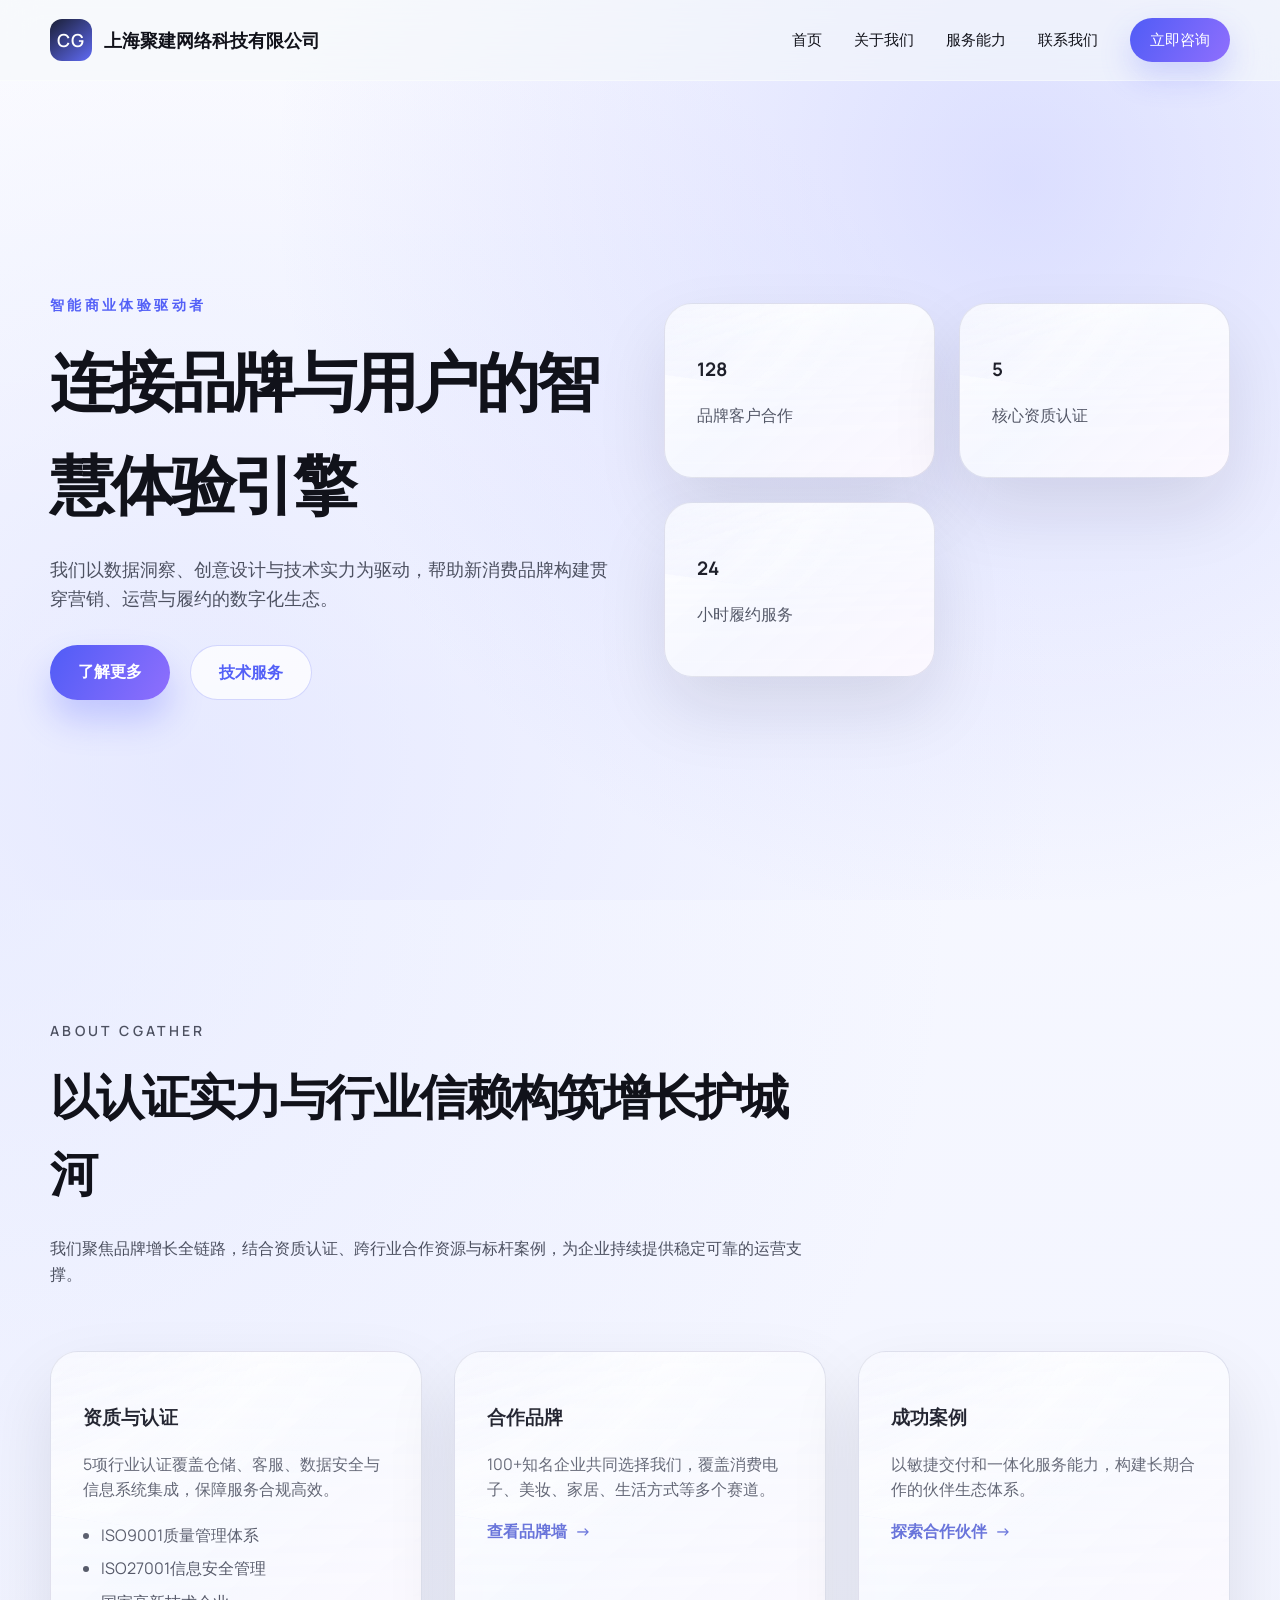
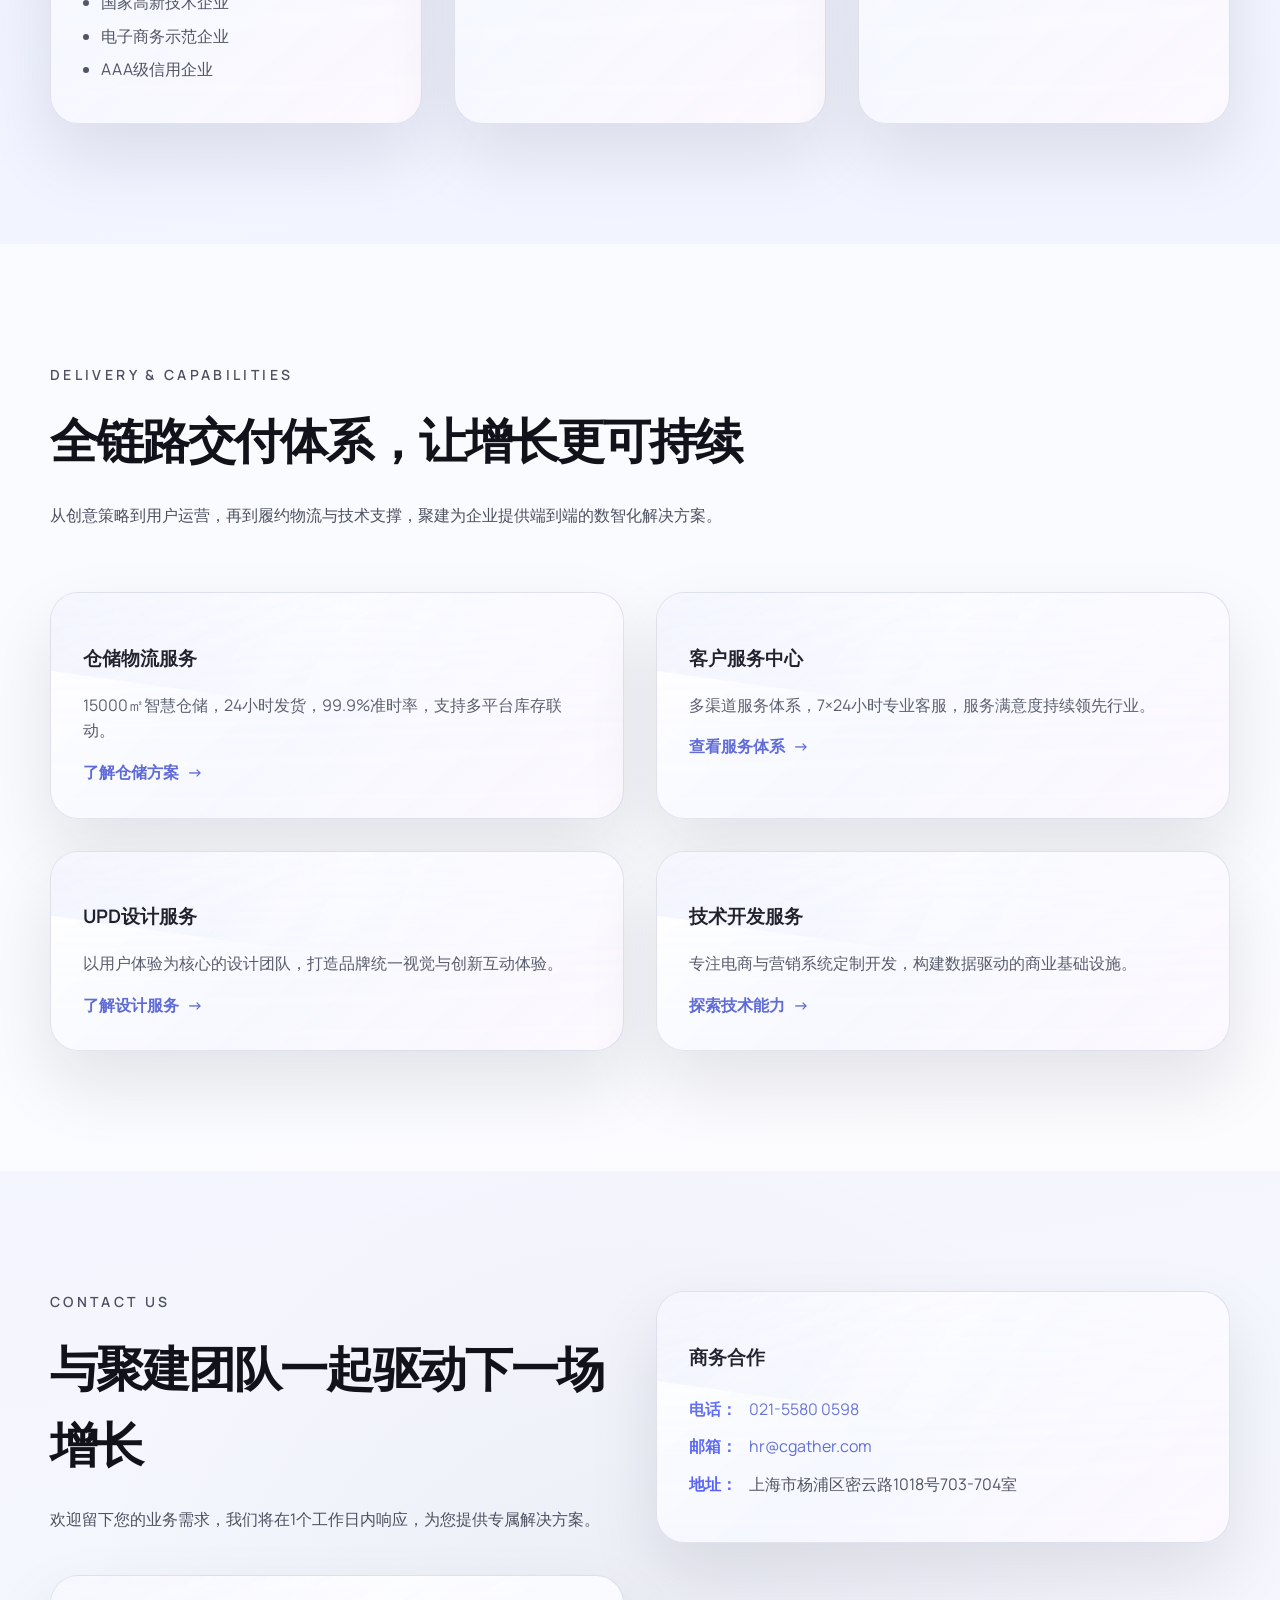
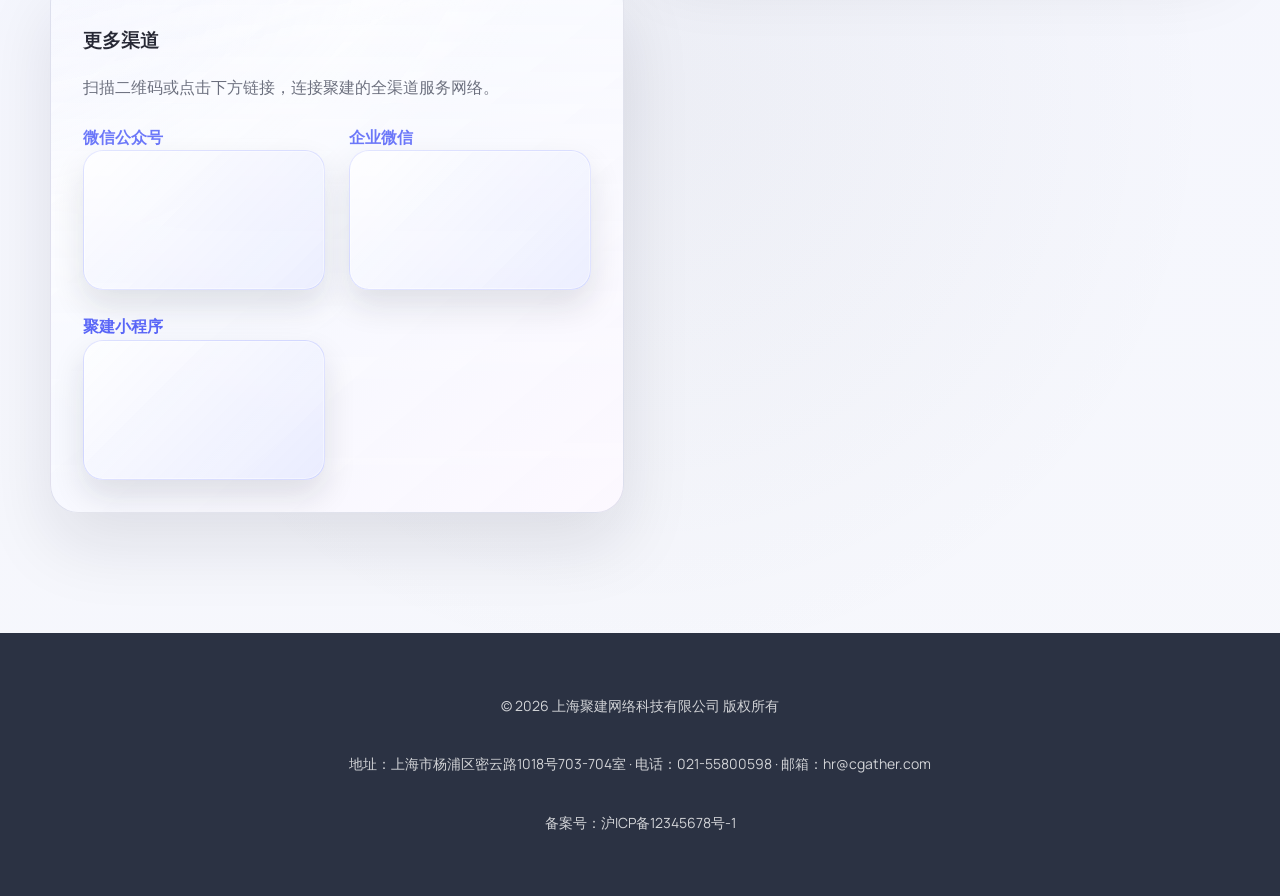
<file: index.html>
<!DOCTYPE html>
<html lang="zh-CN">
<head>
    <meta charset="UTF-8">
    <meta name="viewport" content="width=device-width, initial-scale=1.0">
    <meta name="description" content="上海聚建网络科技有限公司——一站式品牌数字化运营伙伴，提供仓储物流、客户服务、设计与技术开发能力。">
    <meta name="keywords" content="上海聚建网络科技有限公司, 仓储物流, 客服, 设计, 技术开发">
    <title>上海聚建网络科技有限公司 | 智能商业体验驱动者</title>
    <link rel="preconnect" href="https://fonts.googleapis.com">
    <link rel="preconnect" href="https://fonts.gstatic.com" crossorigin>
    <link href="https://fonts.googleapis.com/css2?family=Manrope:wght@300;400;600;700&display=swap" rel="stylesheet">
    <link rel="stylesheet" href="css/styles.css">
</head>
<body>
    <header class="site-header">
        <div class="container nav-container">
            <a class="logo" href="index.html" aria-label="上海聚建网络科技有限公司首页">
                <span class="logo-mark">CG</span>
                <span class="logo-text">上海聚建网络科技有限公司</span>
            </a>
            <button class="nav-toggle" aria-label="切换导航" aria-expanded="false">
                <span></span>
                <span></span>
                <span></span>
            </button>
            <nav class="nav-menu" aria-label="主导航">
                <a href="#hero">首页</a>
                <a href="#about">关于我们</a>
                <a href="#services">服务能力</a>
                <a href="#contact">联系我们</a>
                <a class="cta" href="contact.html">立即咨询</a>
            </nav>
        </div>
    </header>

    <main>
        <section id="hero" class="section hero">
            <div class="container hero-content reveal">
                <div class="hero-text">
                    <p class="eyebrow">智能商业体验驱动者</p>
                    <h1>连接品牌与用户的智慧体验引擎</h1>
                    <p class="intro">我们以数据洞察、创意设计与技术实力为驱动，帮助新消费品牌构建贯穿营销、运营与履约的数字化生态。</p>
                    <div class="hero-actions">
                        <a class="btn primary" href="about/brands.html">了解更多</a>
                        <a class="btn ghost" href="services/development.html">技术服务</a>
                    </div>
                </div>
                <div class="hero-stats">
                    <article class="glass-card reveal" data-delay="0.2">
                        <h3 data-counter="128">0</h3>
                        <p>品牌客户合作</p>
                    </article>
                    <article class="glass-card reveal" data-delay="0.3">
                        <h3 data-counter="5">0</h3>
                        <p>核心资质认证</p>
                    </article>
                    <article class="glass-card reveal" data-delay="0.4">
                        <h3 data-counter="24">0</h3>
                        <p>小时履约服务</p>
                    </article>
                </div>
            </div>
            <div class="hero-bg" aria-hidden="true"></div>
        </section>

        <section id="about" class="section about">
            <div class="container">
                <header class="section-header reveal">
                    <p class="eyebrow">ABOUT CGATHER</p>
                    <h2>以认证实力与行业信赖构筑增长护城河</h2>
                    <p>我们聚焦品牌增长全链路，结合资质认证、跨行业合作资源与标杆案例，为企业持续提供稳定可靠的运营支撑。</p>
                </header>
                <div class="about-grid">
                    <article class="about-card glass-card reveal" data-delay="0.1">
                        <h3>资质与认证</h3>
                        <p>5项行业认证覆盖仓储、客服、数据安全与信息系统集成，保障服务合规高效。</p>
                        <ul>
                            <li>ISO9001质量管理体系</li>
                            <li>ISO27001信息安全管理</li>
                            <li>国家高新技术企业</li>
                            <li>电子商务示范企业</li>
                            <li>AAA级信用企业</li>
                        </ul>
                    </article>
                    <article class="about-card glass-card reveal" data-delay="0.2">
                        <h3>合作品牌</h3>
                        <p>100+知名企业共同选择我们，覆盖消费电子、美妆、家居、生活方式等多个赛道。</p>
                        <a class="link-arrow" href="about/brands.html">查看品牌墙</a>
                    </article>
                    <article class="about-card glass-card reveal" data-delay="0.3">
                        <h3>成功案例</h3>
                        <p>以敏捷交付和一体化服务能力，构建长期合作的伙伴生态体系。</p>
                        <a class="link-arrow" href="about/cases.html">探索合作伙伴</a>
                    </article>
                </div>
            </div>
        </section>

        <section id="services" class="section services">
            <div class="container">
                <header class="section-header reveal">
                    <p class="eyebrow">DELIVERY &amp; CAPABILITIES</p>
                    <h2>全链路交付体系，让增长更可持续</h2>
                    <p>从创意策略到用户运营，再到履约物流与技术支撑，聚建为企业提供端到端的数智化解决方案。</p>
                </header>
                <div class="service-grid">
                    <article class="service-card glass-card reveal" data-delay="0.1">
                        <h3>仓储物流服务</h3>
                        <p>15000㎡智慧仓储，24小时发货，99.9%准时率，支持多平台库存联动。</p>
                        <a class="link-arrow" href="services/warehouse.html">了解仓储方案</a>
                    </article>
                    <article class="service-card glass-card reveal" data-delay="0.2">
                        <h3>客户服务中心</h3>
                        <p>多渠道服务体系，7×24小时专业客服，服务满意度持续领先行业。</p>
                        <a class="link-arrow" href="services/customerservice.html">查看服务体系</a>
                    </article>
                    <article class="service-card glass-card reveal" data-delay="0.3">
                        <h3>UPD设计服务</h3>
                        <p>以用户体验为核心的设计团队，打造品牌统一视觉与创新互动体验。</p>
                        <a class="link-arrow" href="services/design.html">了解设计服务</a>
                    </article>
                    <article class="service-card glass-card reveal" data-delay="0.4">
                        <h3>技术开发服务</h3>
                        <p>专注电商与营销系统定制开发，构建数据驱动的商业基础设施。</p>
                        <a class="link-arrow" href="services/development.html">探索技术能力</a>
                    </article>
                </div>
            </div>
        </section>

        <section id="contact" class="section contact">
            <div class="container contact-layout">
                <header class="section-header reveal">
                    <p class="eyebrow">CONTACT US</p>
                    <h2>与聚建团队一起驱动下一场增长</h2>
                    <p>欢迎留下您的业务需求，我们将在1个工作日内响应，为您提供专属解决方案。</p>
                </header>
                <div class="contact-card glass-card reveal" data-delay="0.1">
                    <h3>商务合作</h3>
                    <ul>
                        <li><span>电话：</span><a href="tel:02155800598">021-5580 0598</a></li>
                        <li><span>邮箱：</span><a class="copy-email" data-email="hr@cgather.com" href="mailto:hr@cgather.com">hr@cgather.com</a></li>
                        <li><span>地址：</span>上海市杨浦区密云路1018号703-704室</li>
                    </ul>
                </div>
                <div class="contact-card glass-card reveal" data-delay="0.2">
                    <h3>更多渠道</h3>
                    <p>扫描二维码或点击下方链接，连接聚建的全渠道服务网络。</p>
                    <div class="qr-grid">
                        <div>
                            <span>微信公众号</span>
                            <div class="qr-placeholder" aria-hidden="true"></div>
                        </div>
                        <div>
                            <span>企业微信</span>
                            <div class="qr-placeholder" aria-hidden="true"></div>
                        </div>
                        <div>
                            <span>聚建小程序</span>
                            <div class="qr-placeholder" aria-hidden="true"></div>
                        </div>
                    </div>
                </div>
            </div>
        </section>
    </main>

    <footer class="site-footer">
        <div class="container footer-content">
            <p>© <span id="year"></span> 上海聚建网络科技有限公司 版权所有</p>
            <p>地址：上海市杨浦区密云路1018号703-704室 · 电话：021-55800598 · 邮箱：hr@cgather.com</p>
            <p>备案号：沪ICP备12345678号-1</p>
        </div>
    </footer>

    <script src="js/main.js" defer></script>
</body>
</html>
</file>
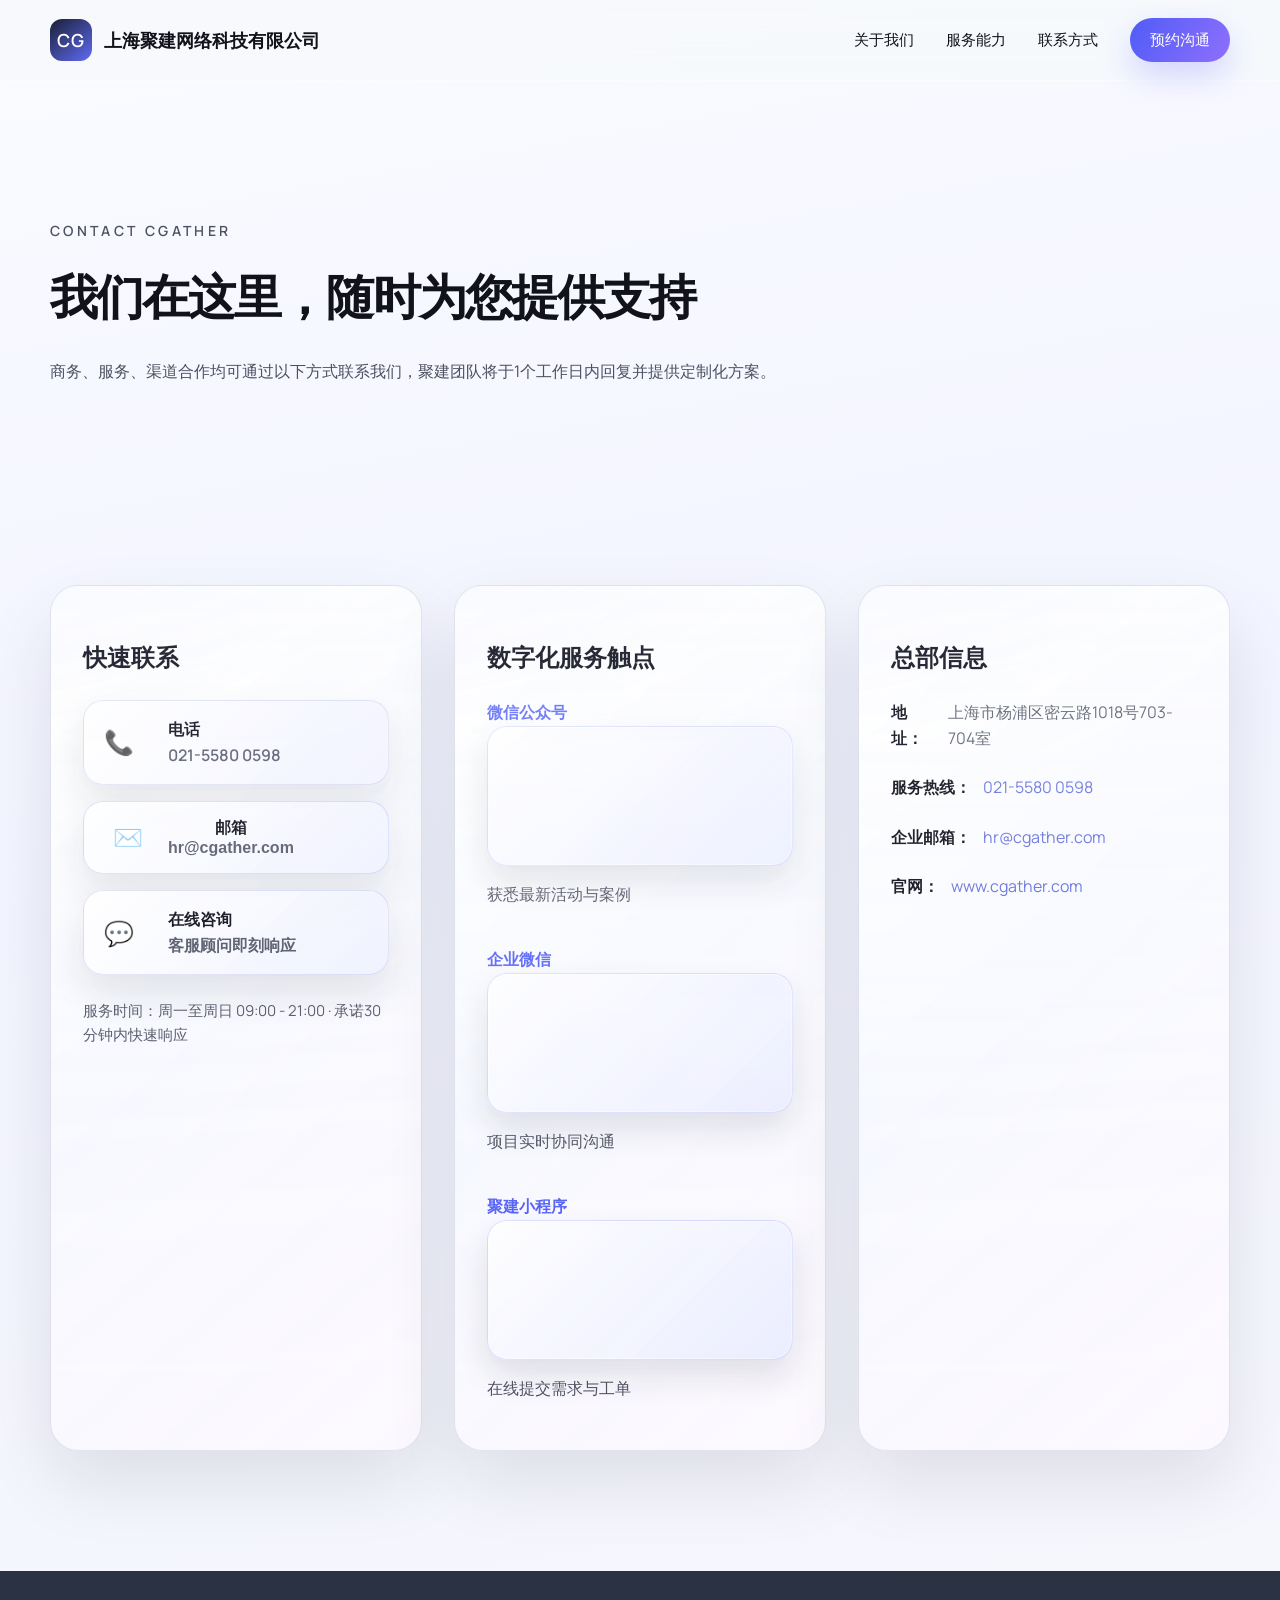
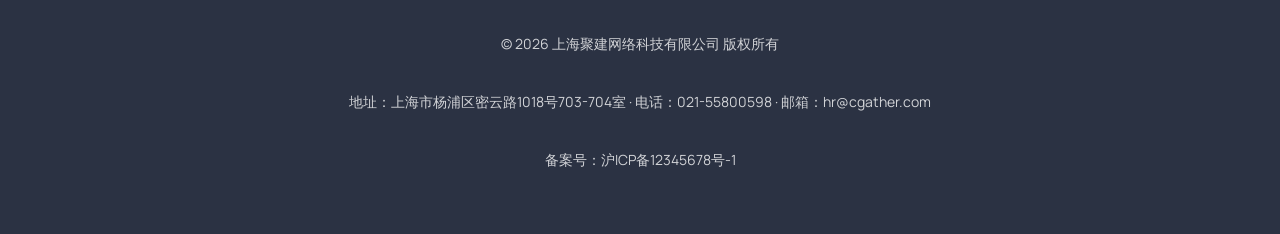
<file: contact.html>
<!DOCTYPE html>
<html lang="zh-CN">
<head>
    <meta charset="UTF-8">
    <meta name="viewport" content="width=device-width, initial-scale=1.0">
    <meta name="description" content="联系上海聚建网络科技有限公司，快速获取商务合作、客户支持与渠道对接服务。">
    <title>联系我们 | 上海聚建网络科技有限公司</title>
    <link rel="preconnect" href="https://fonts.googleapis.com">
    <link rel="preconnect" href="https://fonts.gstatic.com" crossorigin>
    <link href="https://fonts.googleapis.com/css2?family=Manrope:wght@300;400;600;700&display=swap" rel="stylesheet">
    <link rel="stylesheet" href="css/styles.css">
</head>
<body class="inner-page">
    <header class="site-header">
        <div class="container nav-container">
            <a class="logo" href="index.html" aria-label="返回首页">
                <span class="logo-mark">CG</span>
                <span class="logo-text">上海聚建网络科技有限公司</span>
            </a>
            <button class="nav-toggle" aria-label="切换导航" aria-expanded="false">
                <span></span>
                <span></span>
                <span></span>
            </button>
            <nav class="nav-menu" aria-label="主导航">
                <a href="index.html#about">关于我们</a>
                <a href="index.html#services">服务能力</a>
                <a href="index.html#contact">联系方式</a>
                <a class="cta" href="mailto:hr@cgather.com">预约沟通</a>
            </nav>
        </div>
    </header>

    <main class="inner-main">
        <section class="section hero compact">
            <div class="container">
                <div class="section-header">
                    <p class="eyebrow">CONTACT CGATHER</p>
                    <h1>我们在这里，随时为您提供支持</h1>
                    <p>商务、服务、渠道合作均可通过以下方式联系我们，聚建团队将于1个工作日内回复并提供定制化方案。</p>
                </div>
            </div>
        </section>

        <section class="section contact-details">
            <div class="container contact-grid">
                <article class="contact-card glass-card">
                    <h2>快速联系</h2>
                    <div class="quick-contact">
                        <a class="contact-chip" href="tel:02155800598" aria-label="拨打电话">
                            <span class="chip-icon" aria-hidden="true">📞</span>
                            <div>
                                <strong>电话</strong>
                                <span>021-5580 0598</span>
                            </div>
                        </a>
                        <button class="contact-chip copy-email" data-email="hr@cgather.com" type="button">
                            <span class="chip-icon" aria-hidden="true">✉️</span>
                            <div>
                                <strong>邮箱</strong>
                                <span>hr@cgather.com</span>
                            </div>
                        </button>
                        <a class="contact-chip" href="#online-support">
                            <span class="chip-icon" aria-hidden="true">💬</span>
                            <div>
                                <strong>在线咨询</strong>
                                <span>客服顾问即刻响应</span>
                            </div>
                        </a>
                    </div>
                    <p class="service-time">服务时间：周一至周日 09:00 - 21:00 · 承诺30分钟内快速响应</p>
                </article>

                <article class="contact-card glass-card" id="online-support">
                    <h2>数字化服务触点</h2>
                    <div class="qr-grid">
                        <div>
                            <span>微信公众号</span>
                            <div class="qr-placeholder" aria-hidden="true"></div>
                            <p>获悉最新活动与案例</p>
                        </div>
                        <div>
                            <span>企业微信</span>
                            <div class="qr-placeholder" aria-hidden="true"></div>
                            <p>项目实时协同沟通</p>
                        </div>
                        <div>
                            <span>聚建小程序</span>
                            <div class="qr-placeholder" aria-hidden="true"></div>
                            <p>在线提交需求与工单</p>
                        </div>
                    </div>
                </article>

                <article class="contact-card glass-card">
                    <h2>总部信息</h2>
                    <ul class="detail-list">
                        <li><strong>地址：</strong>上海市杨浦区密云路1018号703-704室</li>
                        <li><strong>服务热线：</strong><a href="tel:02155800598">021-5580 0598</a></li>
                        <li><strong>企业邮箱：</strong><a class="copy-email" data-email="hr@cgather.com" href="mailto:hr@cgather.com">hr@cgather.com</a></li>
                        <li><strong>官网：</strong><a href="https://www.cgather.com" target="_blank" rel="noopener">www.cgather.com</a></li>
                    </ul>
                </article>
            </div>
        </section>
    </main>

    <footer class="site-footer">
        <div class="container footer-content">
            <p>© <span id="year"></span> 上海聚建网络科技有限公司 版权所有</p>
            <p>地址：上海市杨浦区密云路1018号703-704室 · 电话：021-55800598 · 邮箱：hr@cgather.com</p>
            <p>备案号：沪ICP备12345678号-1</p>
        </div>
    </footer>

    <script src="js/main.js" defer></script>
</body>
</html>
</file>
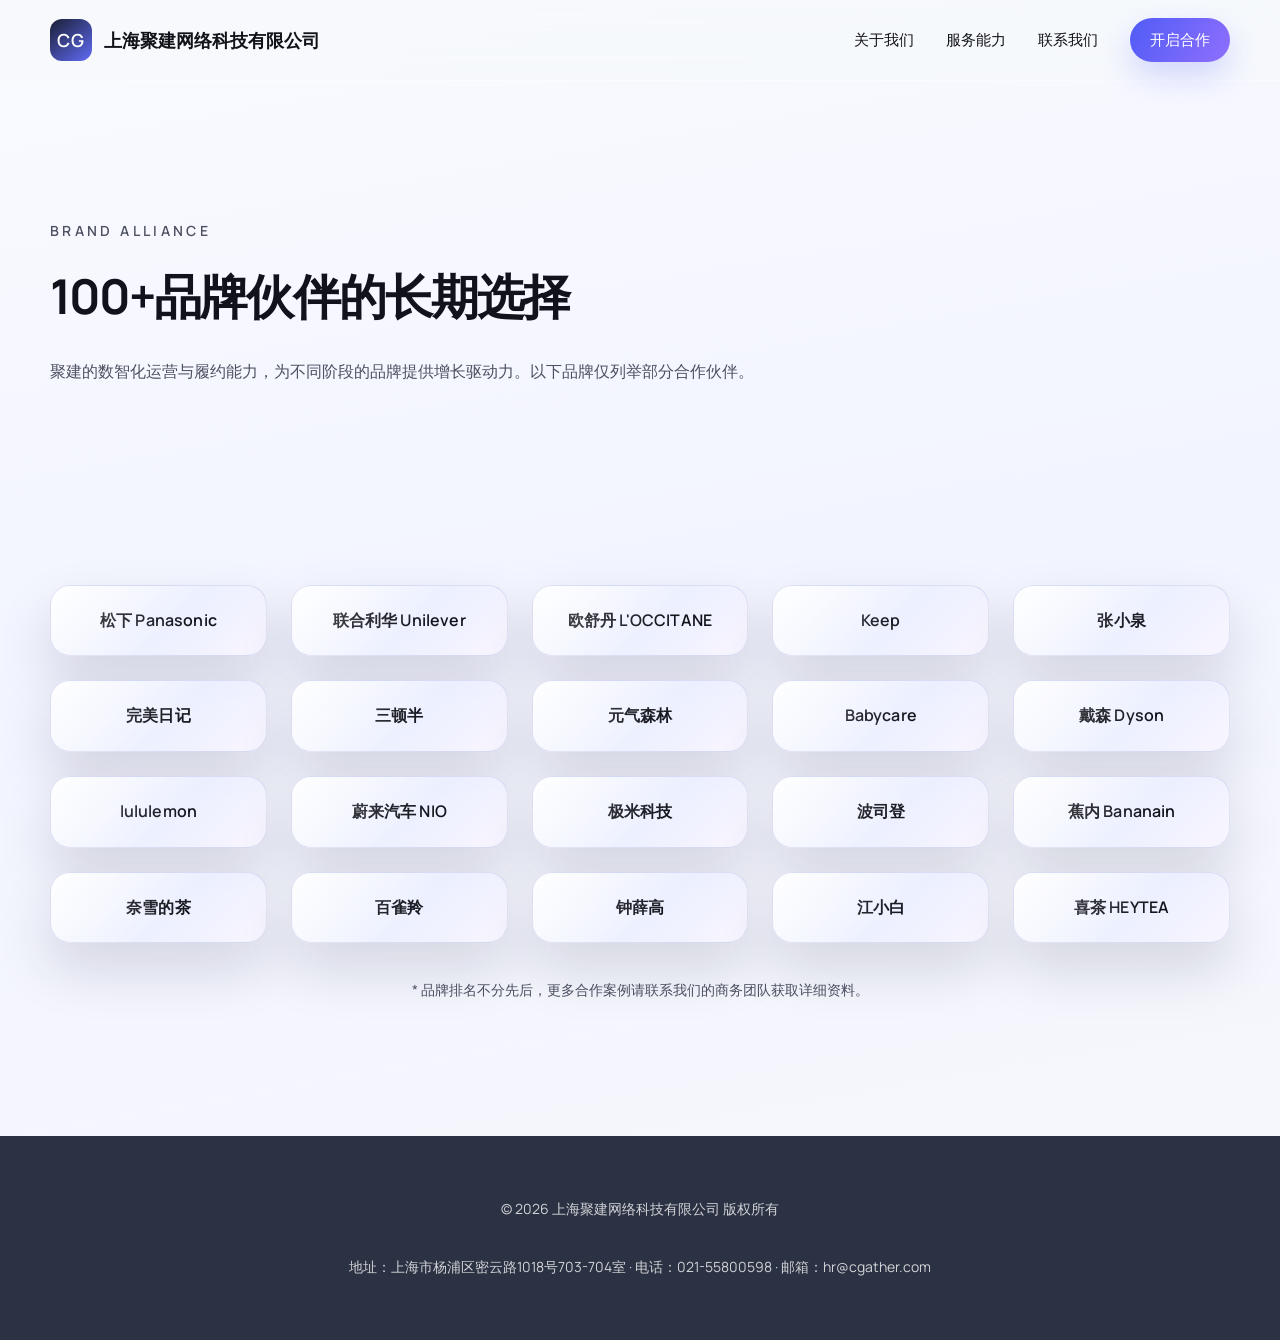
<file: about/brands.html>
<!DOCTYPE html>
<html lang="zh-CN">
<head>
    <meta charset="UTF-8">
    <meta name="viewport" content="width=device-width, initial-scale=1.0">
    <meta name="description" content="上海聚建网络科技有限公司合作品牌展示，包括松下、联合利华、欧舒丹、Keep等知名企业。">
    <title>合作品牌 | 上海聚建网络科技有限公司</title>
    <link rel="preconnect" href="https://fonts.googleapis.com">
    <link rel="preconnect" href="https://fonts.gstatic.com" crossorigin>
    <link href="https://fonts.googleapis.com/css2?family=Manrope:wght@300;400;600;700&display=swap" rel="stylesheet">
    <link rel="stylesheet" href="../css/styles.css">
</head>
<body class="inner-page">
    <header class="site-header">
        <div class="container nav-container">
            <a class="logo" href="../index.html" aria-label="返回首页">
                <span class="logo-mark">CG</span>
                <span class="logo-text">上海聚建网络科技有限公司</span>
            </a>
            <button class="nav-toggle" aria-label="切换导航" aria-expanded="false">
                <span></span>
                <span></span>
                <span></span>
            </button>
            <nav class="nav-menu" aria-label="主导航">
                <a href="../index.html#about">关于我们</a>
                <a href="../index.html#services">服务能力</a>
                <a href="../contact.html">联系我们</a>
                <a class="cta" href="../services/development.html">开启合作</a>
            </nav>
        </div>
    </header>

    <main class="inner-main">
        <section class="section hero compact">
            <div class="container">
                <div class="section-header">
                    <p class="eyebrow">BRAND ALLIANCE</p>
                    <h1>100+品牌伙伴的长期选择</h1>
                    <p>聚建的数智化运营与履约能力，为不同阶段的品牌提供增长驱动力。以下品牌仅列举部分合作伙伴。</p>
                </div>
            </div>
        </section>

        <section class="section brand-wall">
            <div class="container">
                <div class="brand-grid">
                    <div class="brand-tile">松下 Panasonic</div>
                    <div class="brand-tile">联合利华 Unilever</div>
                    <div class="brand-tile">欧舒丹 L'OCCITANE</div>
                    <div class="brand-tile">Keep</div>
                    <div class="brand-tile">张小泉</div>
                    <div class="brand-tile">完美日记</div>
                    <div class="brand-tile">三顿半</div>
                    <div class="brand-tile">元气森林</div>
                    <div class="brand-tile">Babycare</div>
                    <div class="brand-tile">戴森 Dyson</div>
                    <div class="brand-tile">lululemon</div>
                    <div class="brand-tile">蔚来汽车 NIO</div>
                    <div class="brand-tile">极米科技</div>
                    <div class="brand-tile">波司登</div>
                    <div class="brand-tile">蕉内 Bananain</div>
                    <div class="brand-tile">奈雪的茶</div>
                    <div class="brand-tile">百雀羚</div>
                    <div class="brand-tile">钟薛高</div>
                    <div class="brand-tile">江小白</div>
                    <div class="brand-tile">喜茶 HEYTEA</div>
                </div>
                <p class="note">* 品牌排名不分先后，更多合作案例请联系我们的商务团队获取详细资料。</p>
            </div>
        </section>
    </main>

    <footer class="site-footer">
        <div class="container footer-content">
            <p>© <span id="year"></span> 上海聚建网络科技有限公司 版权所有</p>
            <p>地址：上海市杨浦区密云路1018号703-704室 · 电话：021-55800598 · 邮箱：hr@cgather.com</p>
        </div>
    </footer>

    <script src="../js/main.js" defer></script>
</body>
</html>
</file>
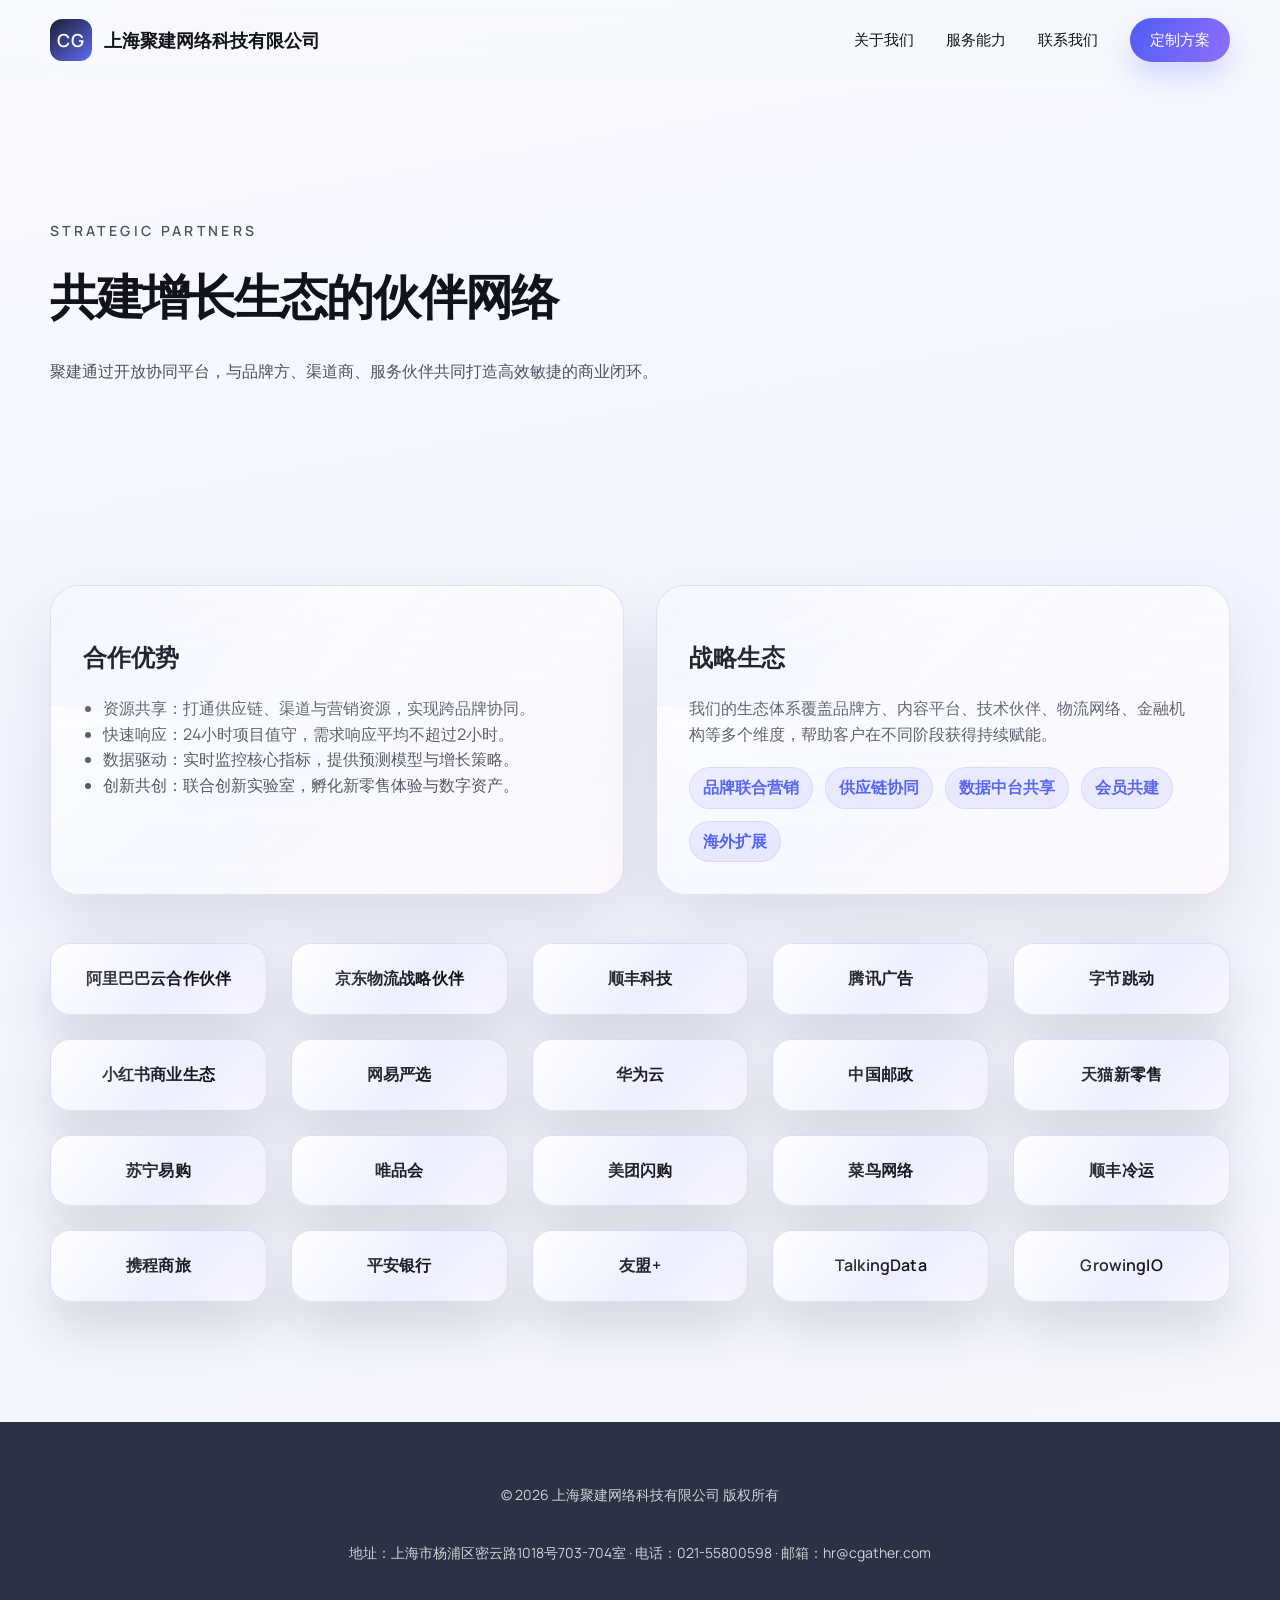
<file: about/cases.html>
<!DOCTYPE html>
<html lang="zh-CN">
<head>
    <meta charset="UTF-8">
    <meta name="viewport" content="width=device-width, initial-scale=1.0">
    <meta name="description" content="聚建战略合作伙伴与成功案例，展示资源共享、快速响应、数据驱动等优势。">
    <title>合作伙伴 | 上海聚建网络科技有限公司</title>
    <link rel="preconnect" href="https://fonts.googleapis.com">
    <link rel="preconnect" href="https://fonts.gstatic.com" crossorigin>
    <link href="https://fonts.googleapis.com/css2?family=Manrope:wght@300;400;600;700&display=swap" rel="stylesheet">
    <link rel="stylesheet" href="../css/styles.css">
</head>
<body class="inner-page">
    <header class="site-header">
        <div class="container nav-container">
            <a class="logo" href="../index.html" aria-label="返回首页">
                <span class="logo-mark">CG</span>
                <span class="logo-text">上海聚建网络科技有限公司</span>
            </a>
            <button class="nav-toggle" aria-label="切换导航" aria-expanded="false">
                <span></span>
                <span></span>
                <span></span>
            </button>
            <nav class="nav-menu" aria-label="主导航">
                <a href="../index.html#about">关于我们</a>
                <a href="../index.html#services">服务能力</a>
                <a href="../contact.html">联系我们</a>
                <a class="cta" href="../services/warehouse.html">定制方案</a>
            </nav>
        </div>
    </header>

    <main class="inner-main">
        <section class="section hero compact">
            <div class="container">
                <div class="section-header">
                    <p class="eyebrow">STRATEGIC PARTNERS</p>
                    <h1>共建增长生态的伙伴网络</h1>
                    <p>聚建通过开放协同平台，与品牌方、渠道商、服务伙伴共同打造高效敏捷的商业闭环。</p>
                </div>
            </div>
        </section>

        <section class="section case-insights">
            <div class="container">
                <div class="insight-grid">
                    <article class="insight-card glass-card">
                        <h2>合作优势</h2>
                        <ul>
                            <li>资源共享：打通供应链、渠道与营销资源，实现跨品牌协同。</li>
                            <li>快速响应：24小时项目值守，需求响应平均不超过2小时。</li>
                            <li>数据驱动：实时监控核心指标，提供预测模型与增长策略。</li>
                            <li>创新共创：联合创新实验室，孵化新零售体验与数字资产。</li>
                        </ul>
                    </article>
                    <article class="insight-card glass-card">
                        <h2>战略生态</h2>
                        <p>我们的生态体系覆盖品牌方、内容平台、技术伙伴、物流网络、金融机构等多个维度，帮助客户在不同阶段获得持续赋能。</p>
                        <div class="tag-list">
                            <span>品牌联合营销</span>
                            <span>供应链协同</span>
                            <span>数据中台共享</span>
                            <span>会员共建</span>
                            <span>海外扩展</span>
                        </div>
                    </article>
                </div>

                <div class="partner-grid">
                    <div class="partner-tile">阿里巴巴云合作伙伴</div>
                    <div class="partner-tile">京东物流战略伙伴</div>
                    <div class="partner-tile">顺丰科技</div>
                    <div class="partner-tile">腾讯广告</div>
                    <div class="partner-tile">字节跳动</div>
                    <div class="partner-tile">小红书商业生态</div>
                    <div class="partner-tile">网易严选</div>
                    <div class="partner-tile">华为云</div>
                    <div class="partner-tile">中国邮政</div>
                    <div class="partner-tile">天猫新零售</div>
                    <div class="partner-tile">苏宁易购</div>
                    <div class="partner-tile">唯品会</div>
                    <div class="partner-tile">美团闪购</div>
                    <div class="partner-tile">菜鸟网络</div>
                    <div class="partner-tile">顺丰冷运</div>
                    <div class="partner-tile">携程商旅</div>
                    <div class="partner-tile">平安银行</div>
                    <div class="partner-tile">友盟+</div>
                    <div class="partner-tile">TalkingData</div>
                    <div class="partner-tile">GrowingIO</div>
                </div>
            </div>
        </section>
    </main>

    <footer class="site-footer">
        <div class="container footer-content">
            <p>© <span id="year"></span> 上海聚建网络科技有限公司 版权所有</p>
            <p>地址：上海市杨浦区密云路1018号703-704室 · 电话：021-55800598 · 邮箱：hr@cgather.com</p>
        </div>
    </footer>

    <script src="../js/main.js" defer></script>
</body>
</html>
</file>
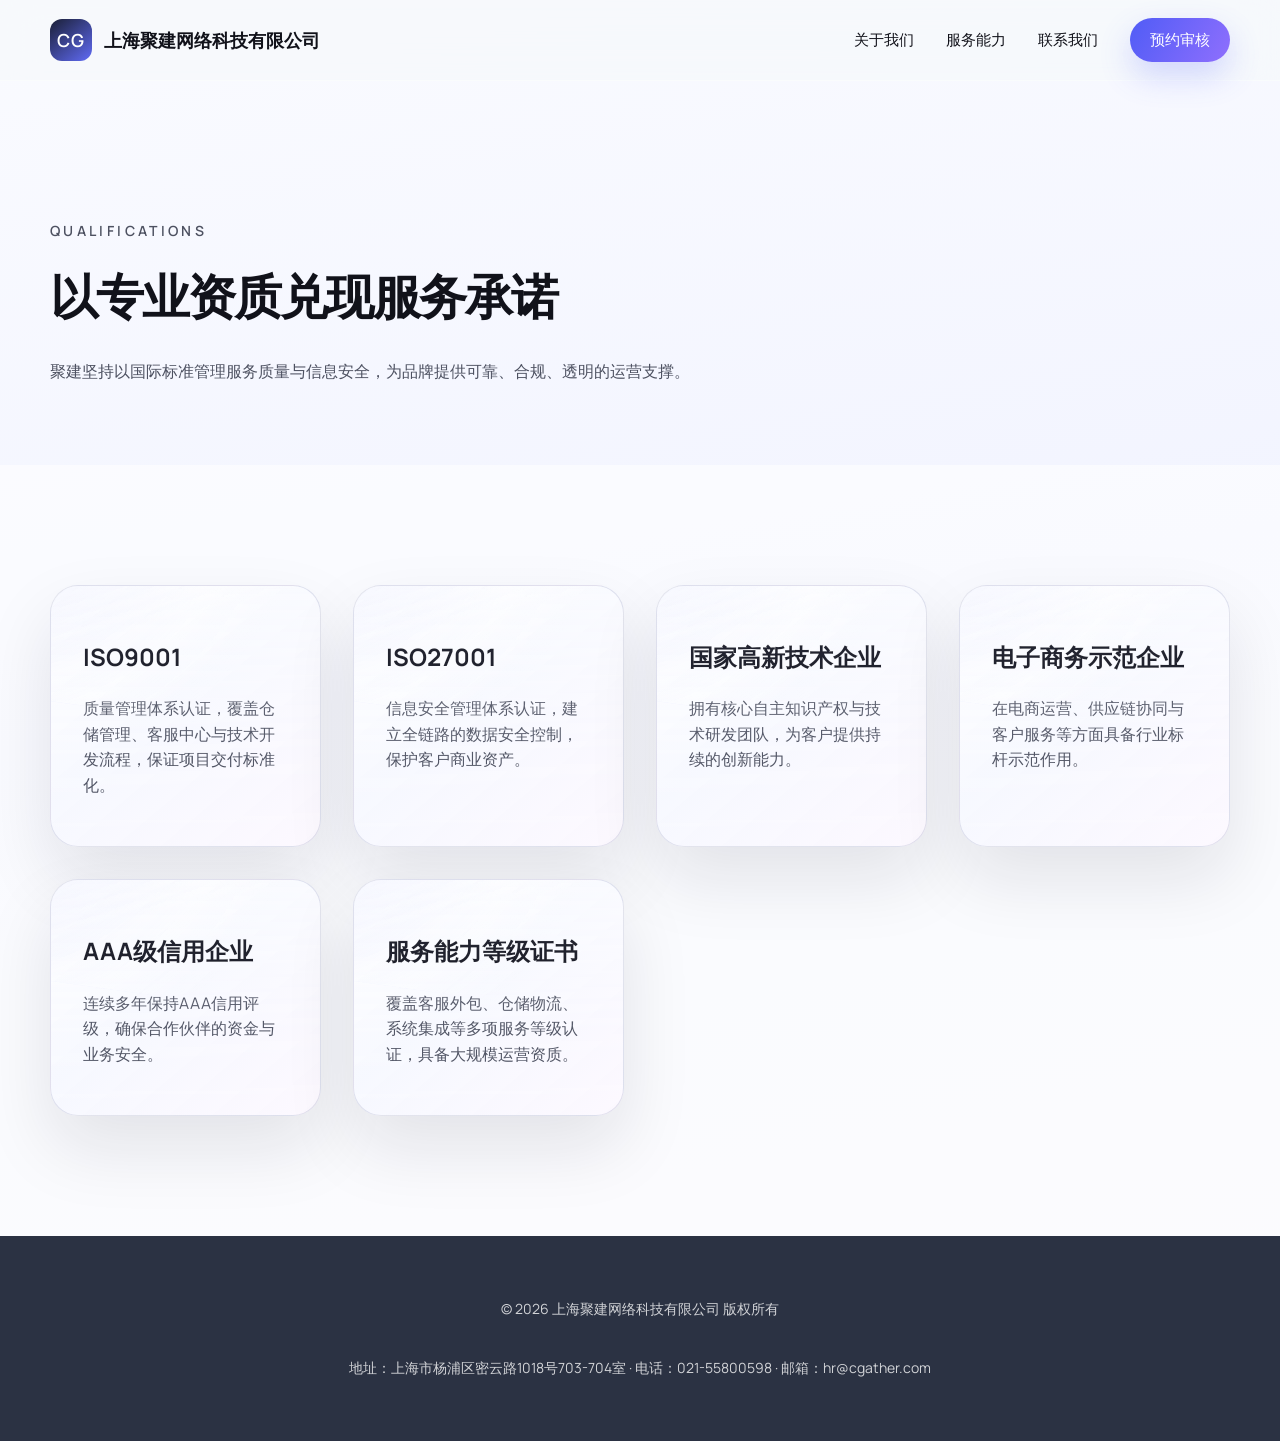
<file: about/qualifications.html>
<!DOCTYPE html>
<html lang="zh-CN">
<head>
    <meta charset="UTF-8">
    <meta name="viewport" content="width=device-width, initial-scale=1.0">
    <meta name="description" content="上海聚建网络科技有限公司专业资质认证，涵盖质量管理、信息安全、技术服务等领域。">
    <title>资质认证 | 上海聚建网络科技有限公司</title>
    <link rel="preconnect" href="https://fonts.googleapis.com">
    <link rel="preconnect" href="https://fonts.gstatic.com" crossorigin>
    <link href="https://fonts.googleapis.com/css2?family=Manrope:wght@300;400;600;700&display=swap" rel="stylesheet">
    <link rel="stylesheet" href="../css/styles.css">
</head>
<body class="inner-page">
    <header class="site-header">
        <div class="container nav-container">
            <a class="logo" href="../index.html" aria-label="返回首页">
                <span class="logo-mark">CG</span>
                <span class="logo-text">上海聚建网络科技有限公司</span>
            </a>
            <button class="nav-toggle" aria-label="切换导航" aria-expanded="false">
                <span></span>
                <span></span>
                <span></span>
            </button>
            <nav class="nav-menu" aria-label="主导航">
                <a href="../index.html#about">关于我们</a>
                <a href="../index.html#services">服务能力</a>
                <a href="../contact.html">联系我们</a>
                <a class="cta" href="../contact.html">预约审核</a>
            </nav>
        </div>
    </header>

    <main class="inner-main">
        <section class="section hero compact">
            <div class="container">
                <div class="section-header">
                    <p class="eyebrow">QUALIFICATIONS</p>
                    <h1>以专业资质兑现服务承诺</h1>
                    <p>聚建坚持以国际标准管理服务质量与信息安全，为品牌提供可靠、合规、透明的运营支撑。</p>
                </div>
            </div>
        </section>

        <section class="section qualifications">
            <div class="container">
                <div class="qualification-grid">
                    <article class="qualification-card glass-card">
                        <h2>ISO9001</h2>
                        <p>质量管理体系认证，覆盖仓储管理、客服中心与技术开发流程，保证项目交付标准化。</p>
                    </article>
                    <article class="qualification-card glass-card">
                        <h2>ISO27001</h2>
                        <p>信息安全管理体系认证，建立全链路的数据安全控制，保护客户商业资产。</p>
                    </article>
                    <article class="qualification-card glass-card">
                        <h2>国家高新技术企业</h2>
                        <p>拥有核心自主知识产权与技术研发团队，为客户提供持续的创新能力。</p>
                    </article>
                    <article class="qualification-card glass-card">
                        <h2>电子商务示范企业</h2>
                        <p>在电商运营、供应链协同与客户服务等方面具备行业标杆示范作用。</p>
                    </article>
                    <article class="qualification-card glass-card">
                        <h2>AAA级信用企业</h2>
                        <p>连续多年保持AAA信用评级，确保合作伙伴的资金与业务安全。</p>
                    </article>
                    <article class="qualification-card glass-card">
                        <h2>服务能力等级证书</h2>
                        <p>覆盖客服外包、仓储物流、系统集成等多项服务等级认证，具备大规模运营资质。</p>
                    </article>
                </div>
            </div>
        </section>
    </main>

    <footer class="site-footer">
        <div class="container footer-content">
            <p>© <span id="year"></span> 上海聚建网络科技有限公司 版权所有</p>
            <p>地址：上海市杨浦区密云路1018号703-704室 · 电话：021-55800598 · 邮箱：hr@cgather.com</p>
        </div>
    </footer>

    <script src="../js/main.js" defer></script>
</body>
</html>
</file>
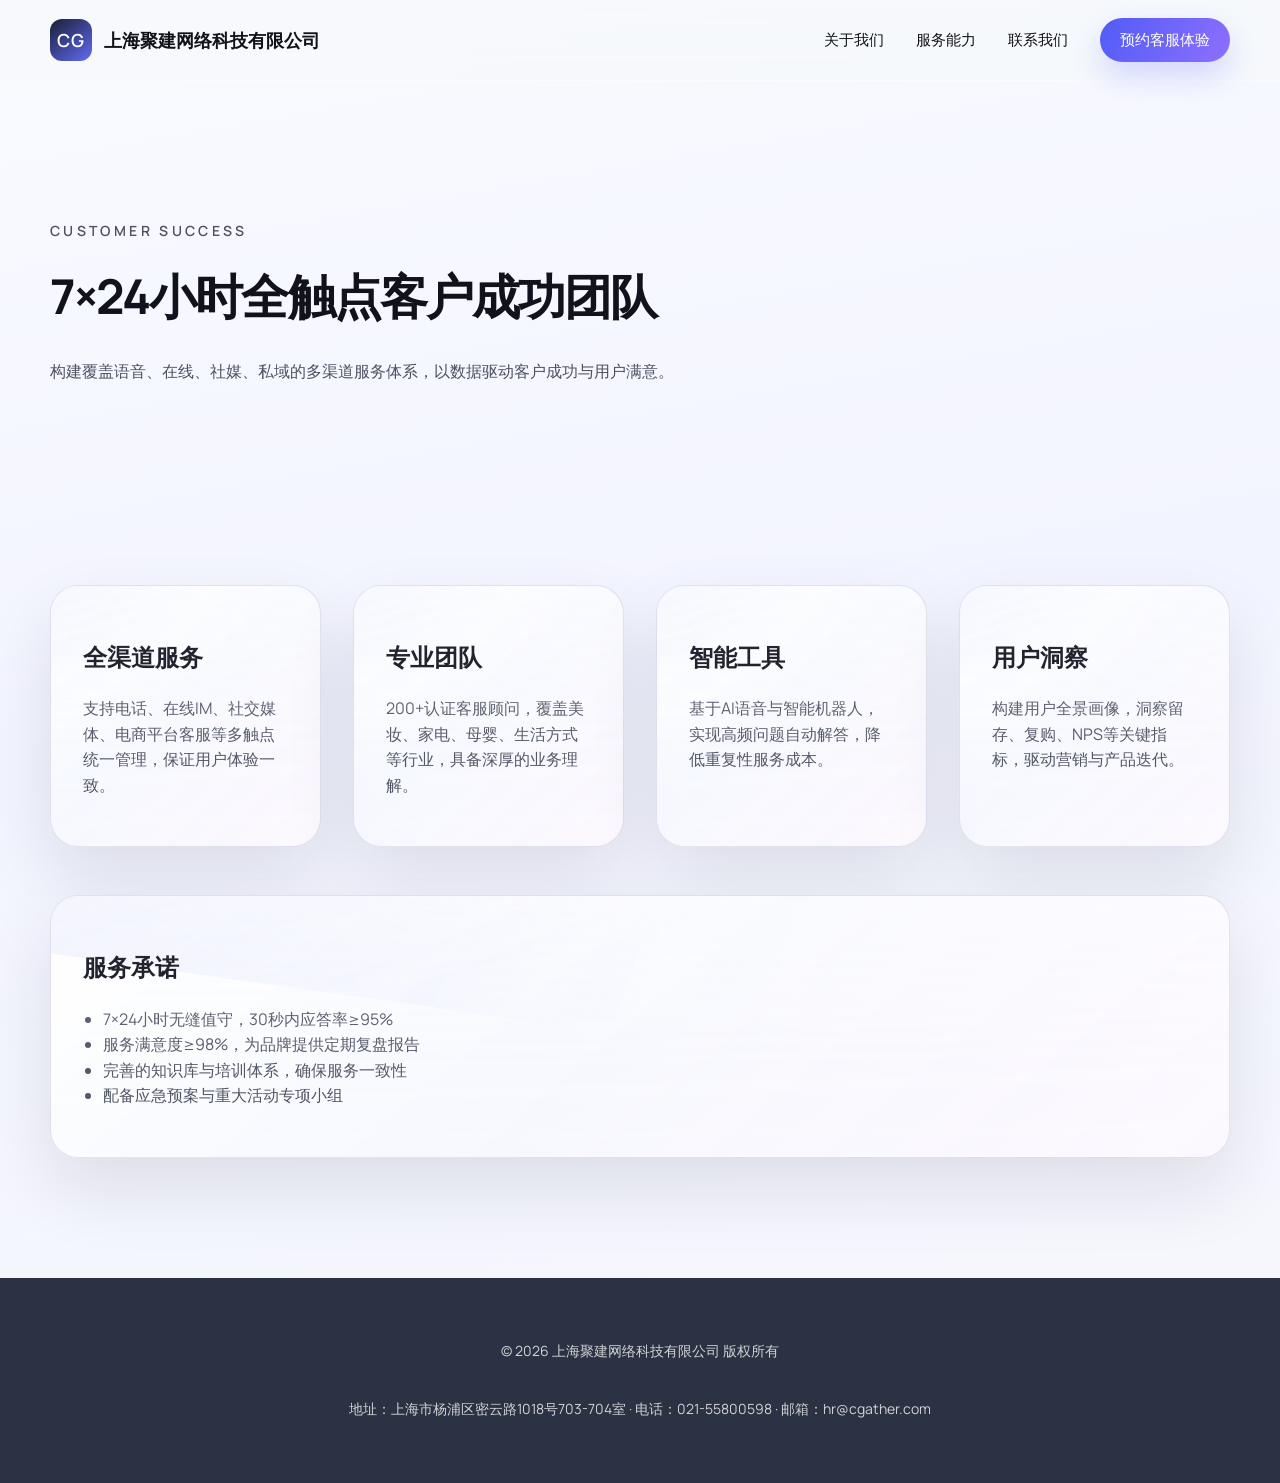
<file: services/customerservice.html>
<!DOCTYPE html>
<html lang="zh-CN">
<head>
    <meta charset="UTF-8">
    <meta name="viewport" content="width=device-width, initial-scale=1.0">
    <meta name="description" content="聚建客户服务中心：7×24小时多渠道客服，提供专业知识库、智能工单、用户洞察等服务。">
    <title>客户服务 | 上海聚建网络科技有限公司</title>
    <link rel="preconnect" href="https://fonts.googleapis.com">
    <link rel="preconnect" href="https://fonts.gstatic.com" crossorigin>
    <link href="https://fonts.googleapis.com/css2?family=Manrope:wght@300;400;600;700&display=swap" rel="stylesheet">
    <link rel="stylesheet" href="../css/styles.css">
</head>
<body class="inner-page">
    <header class="site-header">
        <div class="container nav-container">
            <a class="logo" href="../index.html" aria-label="返回首页">
                <span class="logo-mark">CG</span>
                <span class="logo-text">上海聚建网络科技有限公司</span>
            </a>
            <button class="nav-toggle" aria-label="切换导航" aria-expanded="false">
                <span></span>
                <span></span>
                <span></span>
            </button>
            <nav class="nav-menu" aria-label="主导航">
                <a href="../index.html#about">关于我们</a>
                <a href="../index.html#services">服务能力</a>
                <a href="../contact.html">联系我们</a>
                <a class="cta" href="../contact.html">预约客服体验</a>
            </nav>
        </div>
    </header>

    <main class="inner-main">
        <section class="section hero compact">
            <div class="container">
                <div class="section-header">
                    <p class="eyebrow">CUSTOMER SUCCESS</p>
                    <h1>7×24小时全触点客户成功团队</h1>
                    <p>构建覆盖语音、在线、社媒、私域的多渠道服务体系，以数据驱动客户成功与用户满意。</p>
                </div>
            </div>
        </section>

        <section class="section service-detail">
            <div class="container">
                <div class="detail-grid">
                    <article class="detail-card glass-card">
                        <h2>全渠道服务</h2>
                        <p>支持电话、在线IM、社交媒体、电商平台客服等多触点统一管理，保证用户体验一致。</p>
                    </article>
                    <article class="detail-card glass-card">
                        <h2>专业团队</h2>
                        <p>200+认证客服顾问，覆盖美妆、家电、母婴、生活方式等行业，具备深厚的业务理解。</p>
                    </article>
                    <article class="detail-card glass-card">
                        <h2>智能工具</h2>
                        <p>基于AI语音与智能机器人，实现高频问题自动解答，降低重复性服务成本。</p>
                    </article>
                    <article class="detail-card glass-card">
                        <h2>用户洞察</h2>
                        <p>构建用户全景画像，洞察留存、复购、NPS等关键指标，驱动营销与产品迭代。</p>
                    </article>
                </div>

                <div class="highlight-panel glass-card">
                    <h2>服务承诺</h2>
                    <ul>
                        <li>7×24小时无缝值守，30秒内应答率≥95%</li>
                        <li>服务满意度≥98%，为品牌提供定期复盘报告</li>
                        <li>完善的知识库与培训体系，确保服务一致性</li>
                        <li>配备应急预案与重大活动专项小组</li>
                    </ul>
                </div>
            </div>
        </section>
    </main>

    <footer class="site-footer">
        <div class="container footer-content">
            <p>© <span id="year"></span> 上海聚建网络科技有限公司 版权所有</p>
            <p>地址：上海市杨浦区密云路1018号703-704室 · 电话：021-55800598 · 邮箱：hr@cgather.com</p>
        </div>
    </footer>

    <script src="../js/main.js" defer></script>
</body>
</html>
</file>
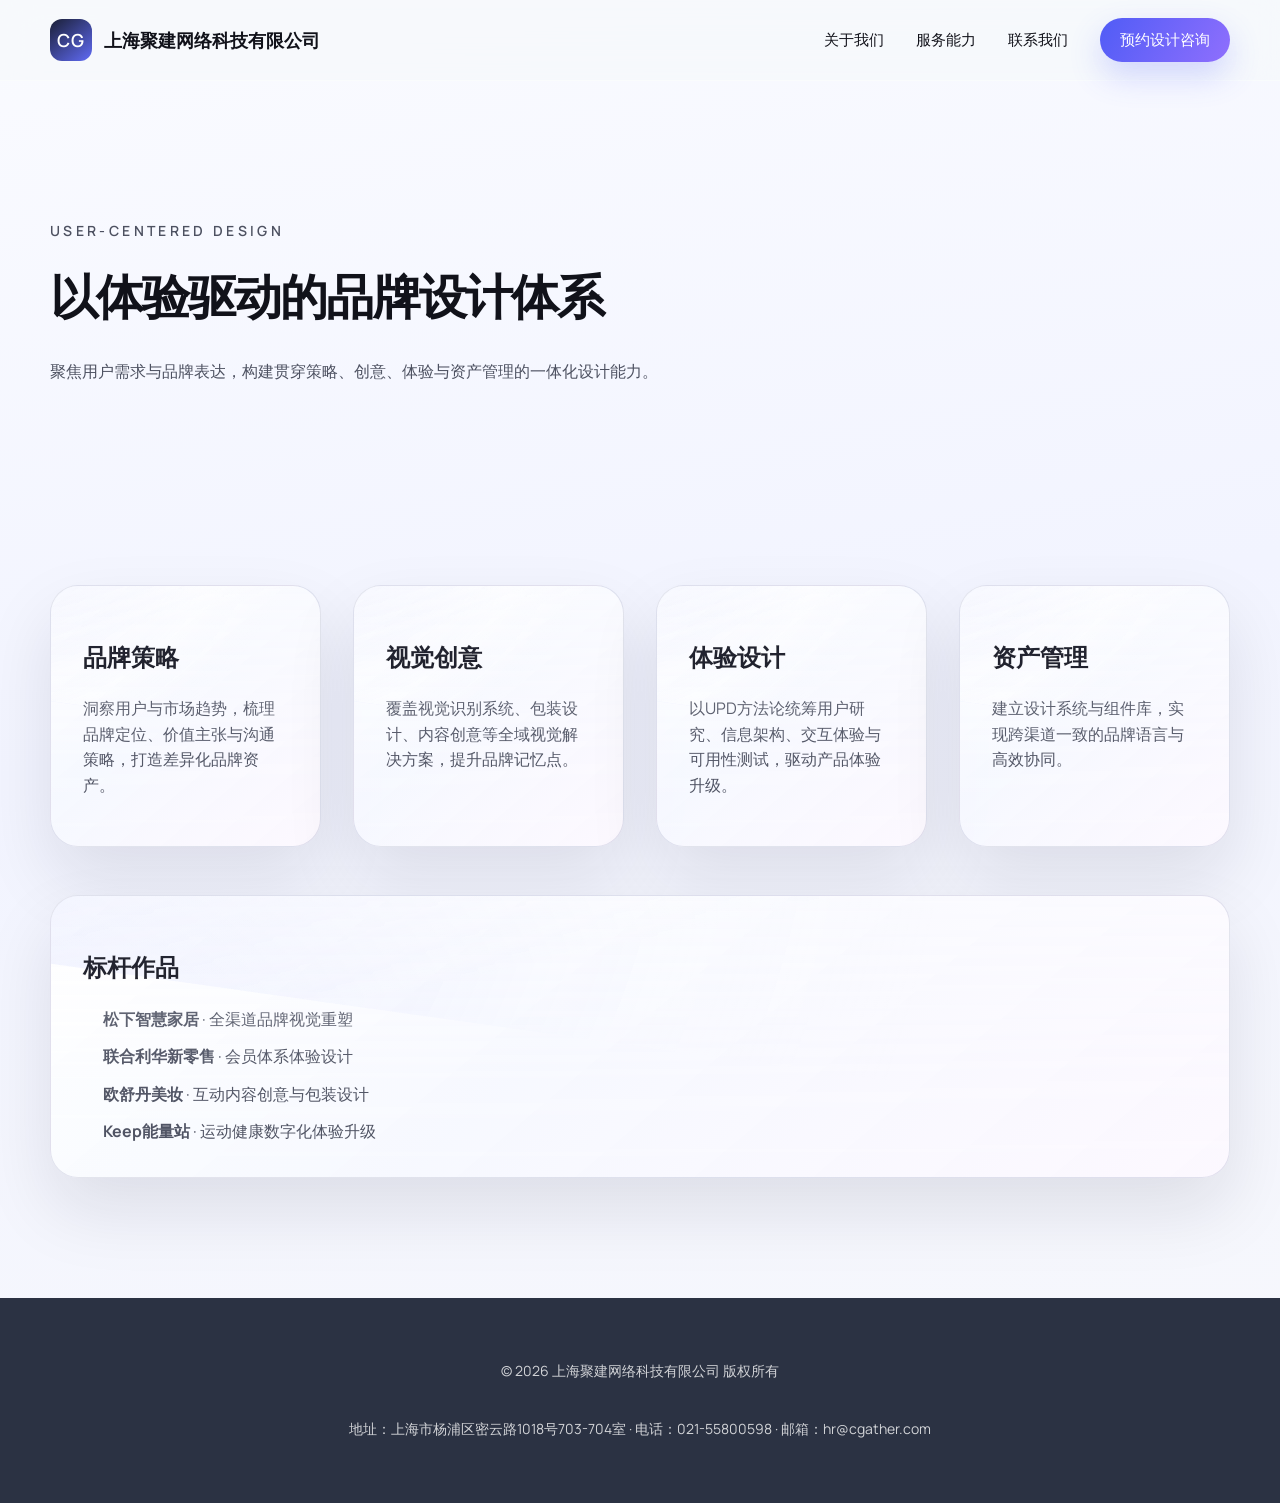
<file: services/design.html>
<!DOCTYPE html>
<html lang="zh-CN">
<head>
    <meta charset="UTF-8">
    <meta name="viewport" content="width=device-width, initial-scale=1.0">
    <meta name="description" content="聚建UPD设计服务，以用户为中心的体验设计，提供品牌策略、视觉创意、互动体验和设计资产管理。">
    <title>UPD设计服务 | 上海聚建网络科技有限公司</title>
    <link rel="preconnect" href="https://fonts.googleapis.com">
    <link rel="preconnect" href="https://fonts.gstatic.com" crossorigin>
    <link href="https://fonts.googleapis.com/css2?family=Manrope:wght@300;400;600;700&display=swap" rel="stylesheet">
    <link rel="stylesheet" href="../css/styles.css">
</head>
<body class="inner-page">
    <header class="site-header">
        <div class="container nav-container">
            <a class="logo" href="../index.html" aria-label="返回首页">
                <span class="logo-mark">CG</span>
                <span class="logo-text">上海聚建网络科技有限公司</span>
            </a>
            <button class="nav-toggle" aria-label="切换导航" aria-expanded="false">
                <span></span>
                <span></span>
                <span></span>
            </button>
            <nav class="nav-menu" aria-label="主导航">
                <a href="../index.html#about">关于我们</a>
                <a href="../index.html#services">服务能力</a>
                <a href="../contact.html">联系我们</a>
                <a class="cta" href="../contact.html">预约设计咨询</a>
            </nav>
        </div>
    </header>

    <main class="inner-main">
        <section class="section hero compact">
            <div class="container">
                <div class="section-header">
                    <p class="eyebrow">USER-CENTERED DESIGN</p>
                    <h1>以体验驱动的品牌设计体系</h1>
                    <p>聚焦用户需求与品牌表达，构建贯穿策略、创意、体验与资产管理的一体化设计能力。</p>
                </div>
            </div>
        </section>

        <section class="section service-detail">
            <div class="container">
                <div class="detail-grid">
                    <article class="detail-card glass-card">
                        <h2>品牌策略</h2>
                        <p>洞察用户与市场趋势，梳理品牌定位、价值主张与沟通策略，打造差异化品牌资产。</p>
                    </article>
                    <article class="detail-card glass-card">
                        <h2>视觉创意</h2>
                        <p>覆盖视觉识别系统、包装设计、内容创意等全域视觉解决方案，提升品牌记忆点。</p>
                    </article>
                    <article class="detail-card glass-card">
                        <h2>体验设计</h2>
                        <p>以UPD方法论统筹用户研究、信息架构、交互体验与可用性测试，驱动产品体验升级。</p>
                    </article>
                    <article class="detail-card glass-card">
                        <h2>资产管理</h2>
                        <p>建立设计系统与组件库，实现跨渠道一致的品牌语言与高效协同。</p>
                    </article>
                </div>

                <div class="highlight-panel glass-card">
                    <h2>标杆作品</h2>
                    <ul class="works-list">
                        <li><strong>松下智慧家居</strong> · 全渠道品牌视觉重塑</li>
                        <li><strong>联合利华新零售</strong> · 会员体系体验设计</li>
                        <li><strong>欧舒丹美妆</strong> · 互动内容创意与包装设计</li>
                        <li><strong>Keep能量站</strong> · 运动健康数字化体验升级</li>
                    </ul>
                </div>
            </div>
        </section>
    </main>

    <footer class="site-footer">
        <div class="container footer-content">
            <p>© <span id="year"></span> 上海聚建网络科技有限公司 版权所有</p>
            <p>地址：上海市杨浦区密云路1018号703-704室 · 电话：021-55800598 · 邮箱：hr@cgather.com</p>
        </div>
    </footer>

    <script src="../js/main.js" defer></script>
</body>
</html>
</file>
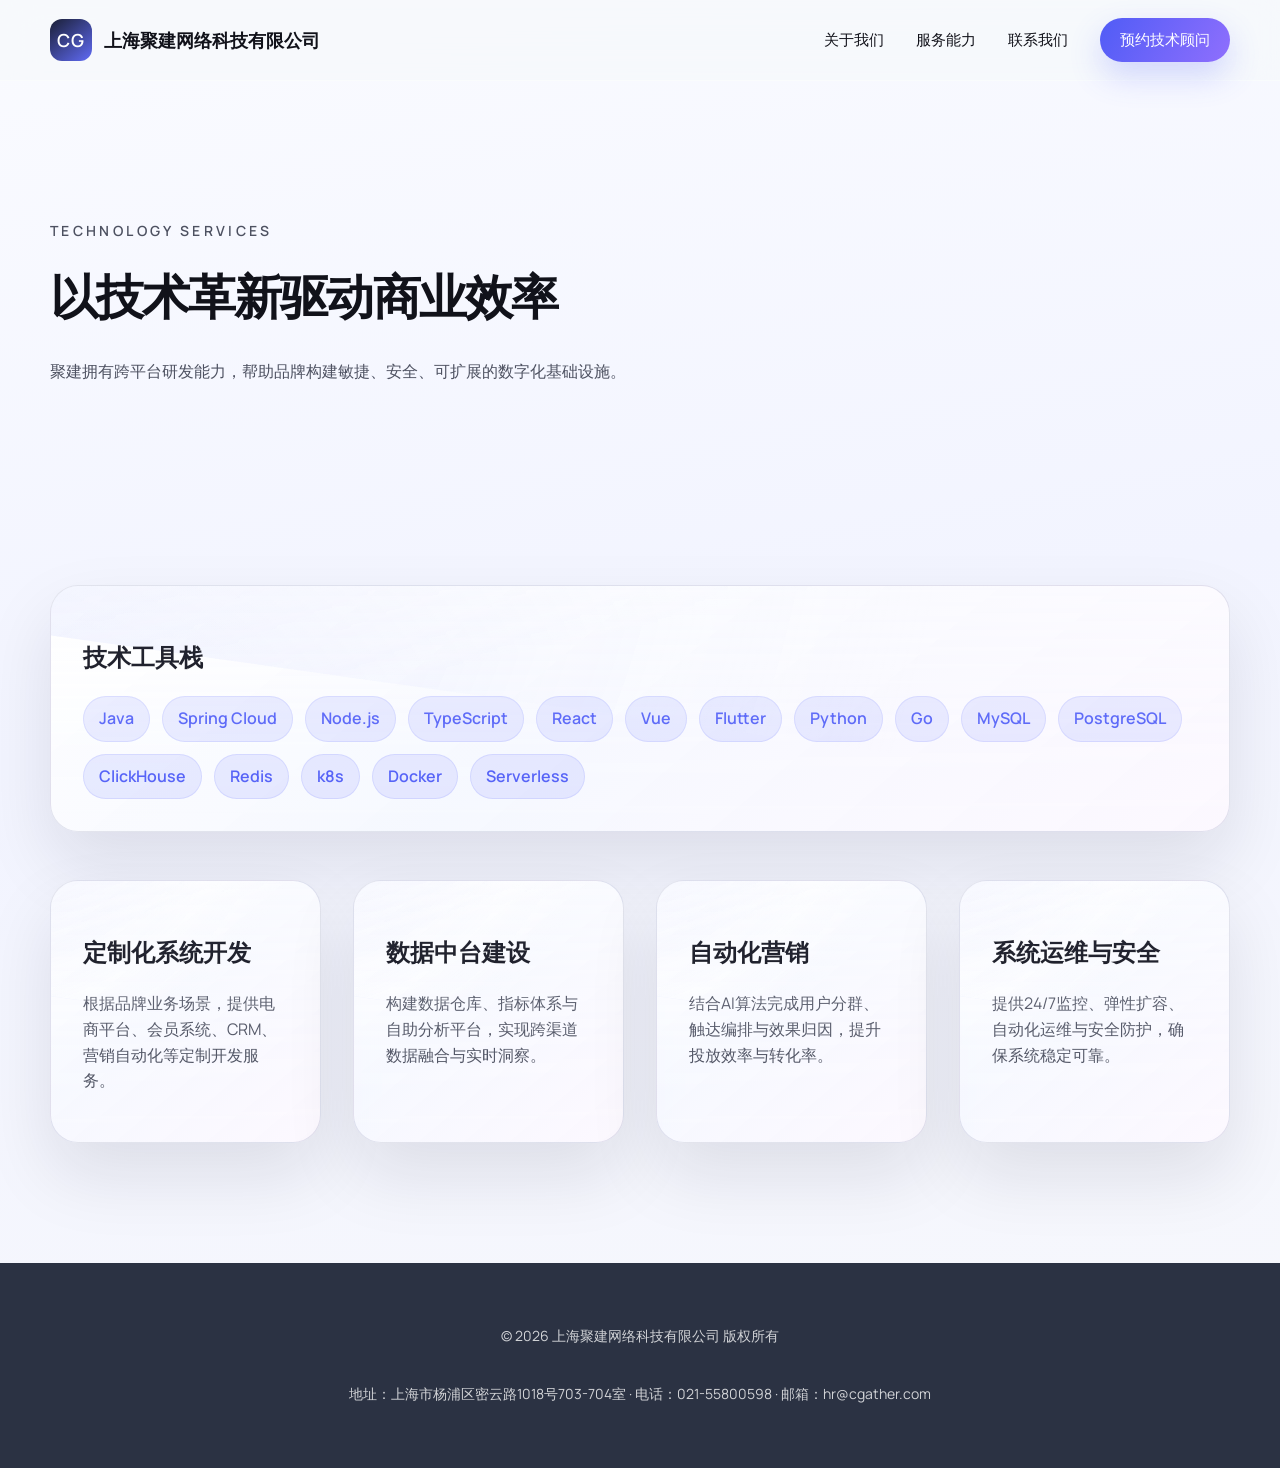
<file: services/development.html>
<!DOCTYPE html>
<html lang="zh-CN">
<head>
    <meta charset="UTF-8">
    <meta name="viewport" content="width=device-width, initial-scale=1.0">
    <meta name="description" content="聚建技术开发服务，提供定制化系统开发、数据中台、自动化营销，覆盖主流技术栈。">
    <title>技术开发服务 | 上海聚建网络科技有限公司</title>
    <link rel="preconnect" href="https://fonts.googleapis.com">
    <link rel="preconnect" href="https://fonts.gstatic.com" crossorigin>
    <link href="https://fonts.googleapis.com/css2?family=Manrope:wght@300;400;600;700&display=swap" rel="stylesheet">
    <link rel="stylesheet" href="../css/styles.css">
</head>
<body class="inner-page">
    <header class="site-header">
        <div class="container nav-container">
            <a class="logo" href="../index.html" aria-label="返回首页">
                <span class="logo-mark">CG</span>
                <span class="logo-text">上海聚建网络科技有限公司</span>
            </a>
            <button class="nav-toggle" aria-label="切换导航" aria-expanded="false">
                <span></span>
                <span></span>
                <span></span>
            </button>
            <nav class="nav-menu" aria-label="主导航">
                <a href="../index.html#about">关于我们</a>
                <a href="../index.html#services">服务能力</a>
                <a href="../contact.html">联系我们</a>
                <a class="cta" href="../contact.html">预约技术顾问</a>
            </nav>
        </div>
    </header>

    <main class="inner-main">
        <section class="section hero compact">
            <div class="container">
                <div class="section-header">
                    <p class="eyebrow">TECHNOLOGY SERVICES</p>
                    <h1>以技术革新驱动商业效率</h1>
                    <p>聚建拥有跨平台研发能力，帮助品牌构建敏捷、安全、可扩展的数字化基础设施。</p>
                </div>
            </div>
        </section>

        <section class="section service-detail">
            <div class="container">
                <div class="tech-stack glass-card">
                    <h2>技术工具栈</h2>
                    <div class="stack-grid">
                        <span>Java</span>
                        <span>Spring Cloud</span>
                        <span>Node.js</span>
                        <span>TypeScript</span>
                        <span>React</span>
                        <span>Vue</span>
                        <span>Flutter</span>
                        <span>Python</span>
                        <span>Go</span>
                        <span>MySQL</span>
                        <span>PostgreSQL</span>
                        <span>ClickHouse</span>
                        <span>Redis</span>
                        <span>k8s</span>
                        <span>Docker</span>
                        <span>Serverless</span>
                    </div>
                </div>

                <div class="detail-grid">
                    <article class="detail-card glass-card">
                        <h2>定制化系统开发</h2>
                        <p>根据品牌业务场景，提供电商平台、会员系统、CRM、营销自动化等定制开发服务。</p>
                    </article>
                    <article class="detail-card glass-card">
                        <h2>数据中台建设</h2>
                        <p>构建数据仓库、指标体系与自助分析平台，实现跨渠道数据融合与实时洞察。</p>
                    </article>
                    <article class="detail-card glass-card">
                        <h2>自动化营销</h2>
                        <p>结合AI算法完成用户分群、触达编排与效果归因，提升投放效率与转化率。</p>
                    </article>
                    <article class="detail-card glass-card">
                        <h2>系统运维与安全</h2>
                        <p>提供24/7监控、弹性扩容、自动化运维与安全防护，确保系统稳定可靠。</p>
                    </article>
                </div>
            </div>
        </section>
    </main>

    <footer class="site-footer">
        <div class="container footer-content">
            <p>© <span id="year"></span> 上海聚建网络科技有限公司 版权所有</p>
            <p>地址：上海市杨浦区密云路1018号703-704室 · 电话：021-55800598 · 邮箱：hr@cgather.com</p>
        </div>
    </footer>

    <script src="../js/main.js" defer></script>
</body>
</html>
</file>
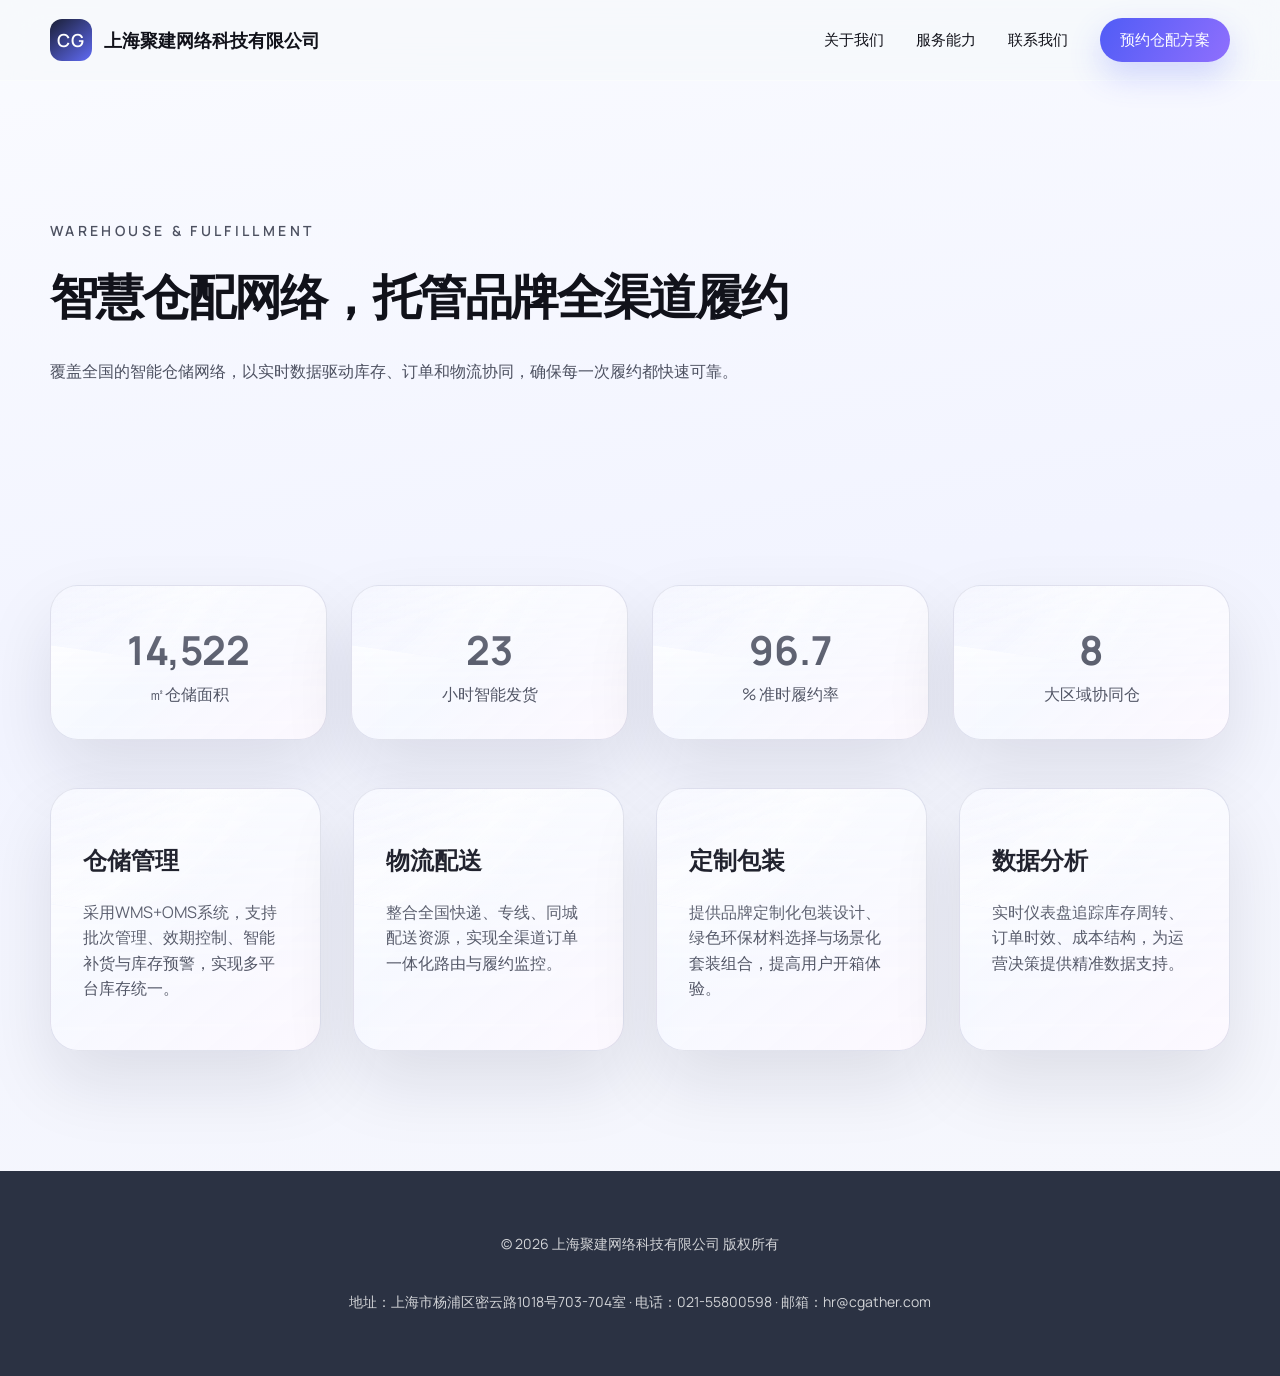
<file: services/warehouse.html>
<!DOCTYPE html>
<html lang="zh-CN">
<head>
    <meta charset="UTF-8">
    <meta name="viewport" content="width=device-width, initial-scale=1.0">
    <meta name="description" content="聚建仓储物流服务：15000㎡仓储面积、24小时发货、99.9%准时率，提供仓储管理、物流配送、定制包装、数据分析。">
    <title>仓储物流服务 | 上海聚建网络科技有限公司</title>
    <link rel="preconnect" href="https://fonts.googleapis.com">
    <link rel="preconnect" href="https://fonts.gstatic.com" crossorigin>
    <link href="https://fonts.googleapis.com/css2?family=Manrope:wght@300;400;600;700&display=swap" rel="stylesheet">
    <link rel="stylesheet" href="../css/styles.css">
</head>
<body class="inner-page">
    <header class="site-header">
        <div class="container nav-container">
            <a class="logo" href="../index.html" aria-label="返回首页">
                <span class="logo-mark">CG</span>
                <span class="logo-text">上海聚建网络科技有限公司</span>
            </a>
            <button class="nav-toggle" aria-label="切换导航" aria-expanded="false">
                <span></span>
                <span></span>
                <span></span>
            </button>
            <nav class="nav-menu" aria-label="主导航">
                <a href="../index.html#about">关于我们</a>
                <a href="../index.html#services">服务能力</a>
                <a href="../contact.html">联系我们</a>
                <a class="cta" href="../contact.html">预约仓配方案</a>
            </nav>
        </div>
    </header>

    <main class="inner-main">
        <section class="section hero compact">
            <div class="container">
                <div class="section-header">
                    <p class="eyebrow">WAREHOUSE &amp; FULFILLMENT</p>
                    <h1>智慧仓配网络，托管品牌全渠道履约</h1>
                    <p>覆盖全国的智能仓储网络，以实时数据驱动库存、订单和物流协同，确保每一次履约都快速可靠。</p>
                </div>
            </div>
        </section>

        <section class="section service-detail">
            <div class="container">
                <div class="stats-grid">
                    <div class="stat-card glass-card">
                        <span class="stat-number" data-counter="15000">0</span>
                        <span class="stat-label">㎡仓储面积</span>
                    </div>
                    <div class="stat-card glass-card">
                        <span class="stat-number" data-counter="24">0</span>
                        <span class="stat-label">小时智能发货</span>
                    </div>
                    <div class="stat-card glass-card">
                        <span class="stat-number" data-counter="99.9">0</span>
                        <span class="stat-label">% 准时履约率</span>
                    </div>
                    <div class="stat-card glass-card">
                        <span class="stat-number" data-counter="8">0</span>
                        <span class="stat-label">大区域协同仓</span>
                    </div>
                </div>

                <div class="detail-grid">
                    <article class="detail-card glass-card">
                        <h2>仓储管理</h2>
                        <p>采用WMS+OMS系统，支持批次管理、效期控制、智能补货与库存预警，实现多平台库存统一。</p>
                    </article>
                    <article class="detail-card glass-card">
                        <h2>物流配送</h2>
                        <p>整合全国快递、专线、同城配送资源，实现全渠道订单一体化路由与履约监控。</p>
                    </article>
                    <article class="detail-card glass-card">
                        <h2>定制包装</h2>
                        <p>提供品牌定制化包装设计、绿色环保材料选择与场景化套装组合，提高用户开箱体验。</p>
                    </article>
                    <article class="detail-card glass-card">
                        <h2>数据分析</h2>
                        <p>实时仪表盘追踪库存周转、订单时效、成本结构，为运营决策提供精准数据支持。</p>
                    </article>
                </div>
            </div>
        </section>
    </main>

    <footer class="site-footer">
        <div class="container footer-content">
            <p>© <span id="year"></span> 上海聚建网络科技有限公司 版权所有</p>
            <p>地址：上海市杨浦区密云路1018号703-704室 · 电话：021-55800598 · 邮箱：hr@cgather.com</p>
        </div>
    </footer>

    <script src="../js/main.js" defer></script>
</body>
</html>
</file>
<file: css/styles.css>
:root {
    --background: #f7f8fc;
    --text-primary: #11121a;
    --text-secondary: #4d5161;
    --accent: #5360f7;
    --accent-soft: rgba(83, 96, 247, 0.08);
    --card-surface: linear-gradient(140deg, rgba(255, 255, 255, 0.9) 0%, rgba(246, 248, 255, 0.92) 45%, rgba(252, 248, 255, 0.95) 100%);
    --card-highlight: rgba(168, 181, 255, 0.35);
    --card-glow: rgba(115, 130, 255, 0.25);
    --card-border: rgba(68, 76, 126, 0.14);
    --shadow: 0 26px 60px rgba(15, 23, 42, 0.12);
    --radius-lg: 28px;
    --radius-md: 20px;
    --radius-sm: 12px;
    --container-width: min(1180px, calc(100vw - 48px));
    --font-family: 'Manrope', 'Helvetica Neue', Arial, sans-serif;
}

* {
    box-sizing: border-box;
}

html {
    scroll-behavior: smooth;
}

body {
    margin: 0;
    font-family: var(--font-family);
    background: linear-gradient(170deg, #fafbff 0%, #f2f4ff 45%, #f7f8fc 100%);
    color: var(--text-primary);
    line-height: 1.6;
    min-height: 100vh;
}

img {
    max-width: 100%;
    display: block;
}

a {
    color: inherit;
    text-decoration: none;
}

a:hover,
a:focus {
    color: var(--accent);
}

.container {
    width: var(--container-width);
    margin: 0 auto;
}

.section {
    padding: 120px 0;
    position: relative;
}

.section.hero {
    display: flex;
    align-items: center;
    min-height: 100vh;
    overflow: hidden;
}

.section.hero.compact {
    min-height: auto;
    padding: 140px 0 80px;
}

.section-header {
    max-width: 760px;
}

.section-header h1,
.section-header h2 {
    font-size: clamp(32px, 4vw, 48px);
    margin: 16px 0 24px;
    letter-spacing: -0.04em;
}

.section-header p {
    margin: 0;
    color: var(--text-secondary);
}

.eyebrow {
    letter-spacing: 0.24em;
    text-transform: uppercase;
    font-size: 14px;
    font-weight: 600;
    color: var(--accent);
}

.site-header {
    position: fixed;
    width: 100%;
    top: 0;
    left: 0;
    z-index: 10;
    background: rgba(246, 248, 251, 0.6);
    backdrop-filter: blur(18px);
    border-bottom: 1px solid rgba(255, 255, 255, 0.4);
}

.nav-container {
    display: flex;
    align-items: center;
    justify-content: space-between;
    height: 80px;
}

.logo {
    display: inline-flex;
    align-items: center;
    gap: 12px;
    font-weight: 700;
    font-size: 18px;
}

.logo-mark {
    width: 42px;
    height: 42px;
    border-radius: 12px;
    background: linear-gradient(140deg, #1a1f35 0%, #606bf5 100%);
    display: grid;
    place-items: center;
    color: #fff;
    font-weight: 600;
    letter-spacing: 0.08em;
}

.nav-toggle {
    display: none;
    flex-direction: column;
    gap: 6px;
    width: 48px;
    height: 48px;
    border-radius: var(--radius-sm);
    border: 1px solid rgba(83, 96, 247, 0.2);
    background: rgba(255, 255, 255, 0.6);
    cursor: pointer;
    justify-content: center;
    align-items: center;
    transition: all 0.3s ease;
}

.nav-toggle span {
    width: 24px;
    height: 2px;
    border-radius: 2px;
    background: #1f2937;
    display: block;
}

.nav-toggle[aria-expanded="true"] {
    border-color: var(--accent);
    box-shadow: 0 16px 30px rgba(99, 112, 255, 0.2);
}

.nav-menu {
    display: flex;
    align-items: center;
    gap: 32px;
    font-size: 15px;
    font-weight: 500;
}

.nav-menu a {
    position: relative;
    padding: 8px 0;
}

.nav-menu a::after {
    content: "";
    position: absolute;
    left: 0;
    bottom: -6px;
    width: 0;
    height: 2px;
    background: linear-gradient(90deg, #505cf6, #8f6ffd);
    transition: width 0.3s ease;
}

.nav-menu a:hover::after,
.nav-menu a:focus::after {
    width: 100%;
}

.nav-menu .cta {
    padding: 10px 20px;
    border-radius: 999px;
    background: linear-gradient(120deg, #505cf6, #8f6ffd);
    color: #fff;
    box-shadow: 0 14px 32px rgba(88, 102, 255, 0.24);
}

.hero {
    position: relative;
}

.hero-content {
    display: grid;
    gap: 48px;
    grid-template-columns: repeat(2, minmax(0, 1fr));
    align-items: center;
    margin-top: 80px;
}

.hero-text h1 {
    font-size: clamp(44px, 5vw, 64px);
    margin: 12px 0 20px;
    letter-spacing: -0.05em;
}

.hero-text .intro {
    color: var(--text-secondary);
    font-size: 18px;
}

.hero-actions {
    margin-top: 32px;
    display: flex;
    gap: 20px;
}

.btn {
    padding: 14px 28px;
    border-radius: 999px;
    font-weight: 600;
    border: none;
    cursor: pointer;
    transition: transform 0.2s ease, box-shadow 0.2s ease;
}

.btn.primary {
    background: linear-gradient(120deg, #505cf6, #8f6ffd);
    color: #fff;
    box-shadow: 0 20px 34px rgba(88, 102, 255, 0.28);
}

.btn.ghost {
    background: rgba(255, 255, 255, 0.75);
    border: 1px solid rgba(83, 96, 247, 0.24);
    color: var(--accent);
}

.btn:hover,
.btn:focus {
    transform: translateY(-2px);
    box-shadow: 0 24px 38px rgba(91, 104, 255, 0.24);
}

.hero-stats {
    display: grid;
    gap: 24px;
    grid-template-columns: repeat(auto-fit, minmax(180px, 1fr));
}

.glass-card {
    position: relative;
    border-radius: var(--radius-lg);
    padding: 32px;
    background: var(--card-surface);
    border: 1px solid var(--card-border);
    color: var(--text-primary);
    box-shadow: 0 32px 70px rgba(15, 23, 42, 0.1);
    overflow: hidden;
    isolation: isolate;
    transition: transform 0.4s ease, box-shadow 0.4s ease, border-color 0.4s ease;
}

.glass-card::before {
    content: '';
    position: absolute;
    inset: -40% -20% 50% -30%;
    background: radial-gradient(circle at top left, var(--card-highlight) 0%, rgba(255, 255, 255, 0.1) 55%, transparent 70%),
                linear-gradient(160deg, rgba(255, 255, 255, 0.6) 0%, transparent 55%);
    opacity: 0.9;
    transform: rotate(8deg);
    transition: transform 0.6s ease, opacity 0.6s ease;
    z-index: -1;
}

.glass-card::after {
    content: '';
    position: absolute;
    inset: 0;
    border-radius: inherit;
    background: linear-gradient(180deg, rgba(255, 255, 255, 0.65) 0%, rgba(255, 255, 255, 0.1) 65%, transparent 100%);
    mix-blend-mode: soft-light;
    pointer-events: none;
}

.glass-card:hover {
    transform: translateY(-10px);
    box-shadow: 0 46px 96px rgba(15, 23, 42, 0.16);
    border-color: rgba(90, 102, 180, 0.26);
}

.glass-card:hover::before {
    transform: translate3d(18px, -12px, 0) rotate(2deg) scale(1.05);
    opacity: 1;
}

.glass-card h3,
.glass-card h4,
.glass-card h5 {
    color: var(--text-primary);
}

.glass-card p,
.glass-card li,
.glass-card span,
.glass-card small {
    color: var(--text-secondary);
}

.glass-card a:not(.btn) {
    color: #5b67d6;
}

.glass-card a:not(.btn):hover {
    color: #3f4ccf;
}

.glass-card .link-arrow {
    color: #5b67d6;
}

.glass-card .link-arrow::after {
    color: inherit;
}

.hero-bg {
    position: absolute;
    inset: 0;
    background: radial-gradient(circle at 80% 20%, rgba(124, 135, 255, 0.25), transparent 60%),
                radial-gradient(circle at 15% 85%, rgba(210, 215, 255, 0.45), transparent 65%),
                linear-gradient(180deg, rgba(255, 255, 255, 0.6) 0%, transparent 85%);
    z-index: -1;
}

.about {
    background: radial-gradient(circle at top left, rgba(168, 181, 255, 0.15), transparent 60%);
}

.about-grid {
    display: grid;
    gap: 32px;
    grid-template-columns: repeat(3, minmax(0, 1fr));
    margin-top: 64px;
}

.about-card ul {
    padding-left: 18px;
    margin: 20px 0 0;
    color: var(--text-secondary);
}

.about-card li {
    margin-bottom: 8px;
}

.link-arrow {
    display: inline-flex;
    align-items: center;
    gap: 8px;
    color: var(--accent);
    font-weight: 600;
}

.link-arrow::after {
    content: '→';
    transition: transform 0.3s ease;
}

.link-arrow:hover::after {
    transform: translateX(4px);
}

.services {
    background: rgba(255, 255, 255, 0.65);
}

.service-grid {
    display: grid;
    gap: 32px;
    grid-template-columns: repeat(2, minmax(0, 1fr));
    margin-top: 64px;
}

.contact {
    background: radial-gradient(circle at center, rgba(15, 23, 42, 0.04), transparent 70%);
}

.contact-layout {
    display: grid;
    gap: 32px;
    grid-template-columns: repeat(2, minmax(0, 1fr));
    align-items: start;
}

.contact-card ul {
    list-style: none;
    margin: 24px 0 0;
    padding: 0;
    color: var(--text-secondary);
}

.contact-card li {
    margin-bottom: 12px;
    display: flex;
    gap: 12px;
}

.contact-card span {
    min-width: 48px;
    font-weight: 600;
    color: var(--accent);
}

.qr-grid {
    display: grid;
    gap: 24px;
    grid-template-columns: repeat(auto-fit, minmax(160px, 1fr));
    margin-top: 24px;
}

.qr-placeholder {
    height: 140px;
    border-radius: var(--radius-md);
    background: linear-gradient(135deg, rgba(255, 255, 255, 0.82), rgba(233, 236, 255, 0.92));
    border: 1px solid rgba(91, 104, 255, 0.18);
    box-shadow: inset 0 0 0 1px rgba(255, 255, 255, 0.4), 0 16px 32px rgba(15, 23, 42, 0.12);
}

.site-footer {
    background: rgba(15, 23, 42, 0.88);
    color: rgba(255, 255, 255, 0.78);
    padding: 48px 0;
}

.footer-content {
    text-align: center;
    font-size: 14px;
    display: grid;
    gap: 8px;
}

.inner-page .section.hero {
    background: none;
}

.inner-main {
    padding-top: 80px;
}

.contact-grid {
    display: grid;
    gap: 32px;
    grid-template-columns: repeat(auto-fit, minmax(280px, 1fr));
}

.contact-chip {
    display: flex;
    align-items: center;
    gap: 16px;
    border-radius: var(--radius-md);
    padding: 16px 20px;
    background: linear-gradient(135deg, rgba(255, 255, 255, 0.92), rgba(237, 240, 255, 0.98));
    border: 1px solid rgba(86, 98, 180, 0.18);
    color: var(--text-primary);
    font-size: 16px;
    transition: transform 0.3s ease, box-shadow 0.3s ease, border-color 0.3s ease;
    width: 100%;
    box-shadow: 0 18px 36px rgba(15, 23, 42, 0.12);
}

.contact-chip:hover,
.contact-chip:focus {
    transform: translateY(-4px);
    box-shadow: 0 26px 48px rgba(15, 23, 42, 0.18);
    border-color: rgba(108, 121, 210, 0.32);
}

.contact-chip button {
    background: none;
    border: none;
}

.chip-icon {
    font-size: 24px;
}

.quick-contact {
    display: grid;
    gap: 16px;
    margin: 24px 0;
}

.contact-chip strong {
    display: block;
    color: var(--text-primary);
}

.contact-chip span {
    color: var(--text-secondary);
}

.service-time {
    color: var(--text-secondary);
    font-size: 15px;
}

.detail-list {
    list-style: none;
    padding: 0;
    margin: 0;
    color: var(--text-secondary);
    display: grid;
    gap: 12px;
}

.detail-list strong {
    font-weight: 700;
    color: var(--text-primary);
}

.brand-grid,
.partner-grid {
    display: grid;
    gap: 24px;
    grid-template-columns: repeat(auto-fit, minmax(180px, 1fr));
}

.brand-tile,
.partner-tile {
    padding: 22px 20px;
    border-radius: var(--radius-md);
    position: relative;
    overflow: hidden;
    background: linear-gradient(135deg, rgba(255, 255, 255, 0.92) 0%, rgba(235, 239, 255, 0.96) 55%, rgba(248, 245, 255, 0.94) 100%);
    border: 1px solid rgba(88, 100, 184, 0.16);
    box-shadow: 0 26px 55px rgba(15, 23, 42, 0.14);
    font-weight: 600;
    color: var(--text-primary);
    text-align: center;
    letter-spacing: 0.01em;
    transition: transform 0.3s ease, box-shadow 0.3s ease, border-color 0.3s ease;
}

.brand-tile::after,
.partner-tile::after {
    content: '';
    position: absolute;
    inset: 0;
    border-radius: inherit;
    background: linear-gradient(125deg, rgba(255, 255, 255, 0.6) 0%, transparent 65%);
    opacity: 0.5;
    transition: opacity 0.3s ease;
}

.brand-tile:hover,
.partner-tile:hover {
    transform: translateY(-6px);
    box-shadow: 0 34px 70px rgba(15, 23, 42, 0.2);
    border-color: rgba(108, 121, 210, 0.32);
}

.brand-tile:hover::after,
.partner-tile:hover::after {
    opacity: 0.75;
}

.note {
    margin-top: 36px;
    color: var(--text-secondary);
    text-align: center;
    font-size: 14px;
}

.insight-grid {
    display: grid;
    gap: 32px;
    grid-template-columns: repeat(auto-fit, minmax(320px, 1fr));
    margin-bottom: 48px;
}

.insight-card ul {
    margin: 20px 0 0;
    padding-left: 20px;
    color: var(--text-secondary);
}

.tag-list {
    display: flex;
    flex-wrap: wrap;
    gap: 12px;
    margin-top: 20px;
}

.tag-list span {
    padding: 8px 14px;
    border-radius: 999px;
    background: rgba(126, 138, 255, 0.14);
    color: var(--accent);
    font-weight: 600;
    box-shadow: inset 0 0 0 1px rgba(140, 150, 255, 0.2);
}

.qualifications {
    background: rgba(255, 255, 255, 0.6);
}

.qualification-grid {
    display: grid;
    gap: 32px;
    grid-template-columns: repeat(auto-fit, minmax(240px, 1fr));
}

.stats-grid {
    display: grid;
    gap: 24px;
    grid-template-columns: repeat(auto-fit, minmax(160px, 1fr));
    margin-bottom: 48px;
}

.stat-card {
    text-align: center;
}

.stat-number {
    font-size: 40px;
    font-weight: 700;
    display: block;
    color: var(--accent);
}

.stat-label {
    color: var(--text-secondary);
}

.detail-grid {
    display: grid;
    gap: 32px;
    grid-template-columns: repeat(auto-fit, minmax(260px, 1fr));
}

.highlight-panel {
    margin-top: 48px;
}

.highlight-panel ul {
    padding-left: 20px;
    color: var(--text-secondary);
}

.works-list {
    list-style: none;
    padding: 0;
    margin: 20px 0 0;
    display: grid;
    gap: 12px;
    color: var(--text-secondary);
}

.tech-stack {
    margin-bottom: 48px;
}

.stack-grid {
    display: flex;
    flex-wrap: wrap;
    gap: 12px;
}

.stack-grid span {
    padding: 10px 16px;
    border-radius: 999px;
    background: rgba(126, 138, 255, 0.16);
    font-weight: 600;
    color: var(--accent);
    box-shadow: inset 0 0 0 1px rgba(140, 150, 255, 0.22);
}

.reveal {
    opacity: 0;
    transform: translateY(30px);
    transition: opacity 0.6s ease, transform 0.6s ease;
}

.reveal.visible {
    opacity: 1;
    transform: translateY(0);
}

@media (max-width: 1024px) {
    .hero-content {
        grid-template-columns: 1fr;
        text-align: center;
    }

    .hero-stats {
        justify-items: center;
    }

    .about-grid,
    .service-grid,
    .contact-layout {
        grid-template-columns: 1fr;
    }
}

@media (max-width: 768px) {
    .section {
        padding: 90px 0;
    }

    .nav-toggle {
        display: flex;
    }

    .nav-menu {
        position: absolute;
        top: 82px;
        right: 24px;
        flex-direction: column;
        align-items: flex-start;
        gap: 16px;
        padding: 24px;
        background: rgba(255, 255, 255, 0.92);
        border-radius: var(--radius-md);
        border: 1px solid rgba(83, 96, 247, 0.18);
        box-shadow: 0 24px 50px rgba(15, 23, 42, 0.16);
        transform-origin: top right;
        transform: scale(0.9);
        opacity: 0;
        visibility: hidden;
        transition: all 0.3s ease;
    }

    .nav-menu.open {
        opacity: 1;
        visibility: visible;
        transform: scale(1);
    }

    .hero-actions {
        justify-content: center;
        flex-wrap: wrap;
    }

    .glass-card {
        padding: 28px;
    }

    .contact-chip {
        font-size: 15px;
    }
}

@media (max-width: 560px) {
    .container {
        width: calc(100vw - 32px);
    }

    .section {
        padding: 80px 0;
    }

    .hero-text h1 {
        font-size: 36px;
    }

    .hero-text .intro {
        font-size: 16px;
    }

    .qr-grid {
        grid-template-columns: 1fr;
    }
}

.copy-email[data-feedback]::after {
    content: attr(data-feedback);
    display: inline-flex;
    margin-left: 12px;
    padding: 6px 12px;
    border-radius: 999px;
    font-size: 12px;
    font-weight: 600;
    background: rgba(126, 138, 255, 0.16);
    color: var(--accent);
}

.copy-email.copy-error[data-feedback]::after {
    background: rgba(220, 38, 38, 0.15);
    color: #dc2626;
}

button.contact-chip {
    border: 1px solid rgba(83, 96, 247, 0.22);
    cursor: pointer;
}
</file>
